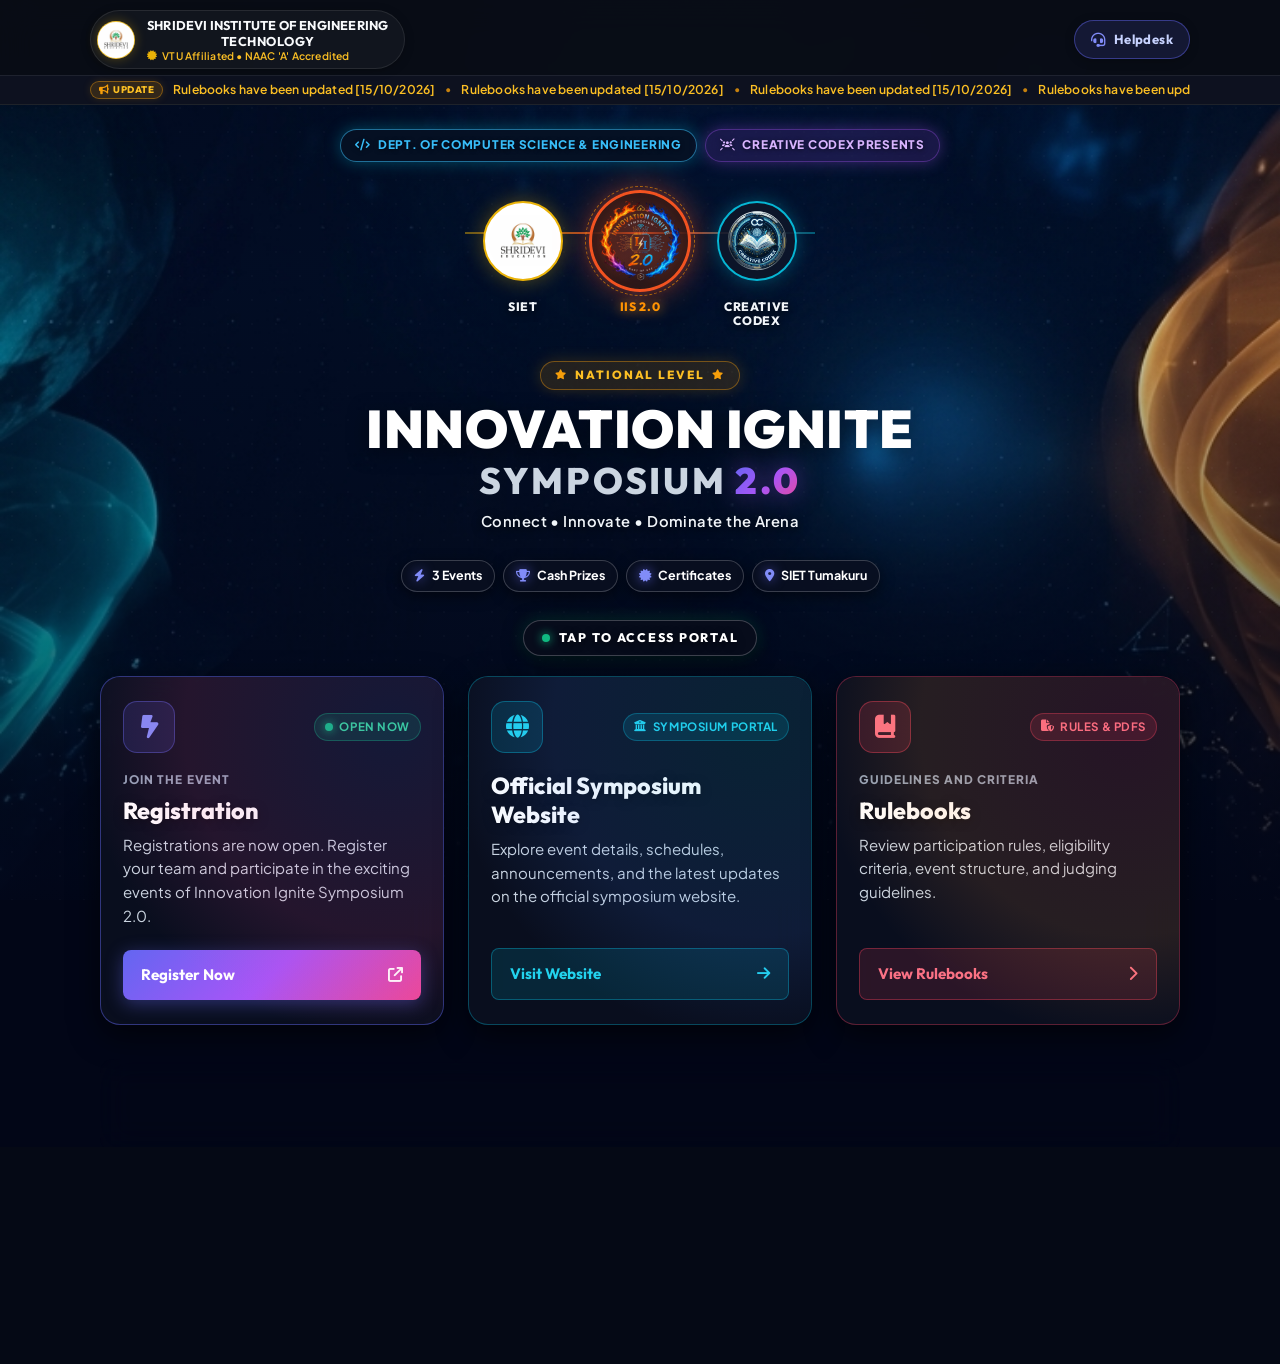
<file: index.html>
<!DOCTYPE html>
<html lang="en" data-theme="dark">

<head>
  <meta charset="UTF-8">
  <meta name="viewport" content="width=device-width, initial-scale=1.0, viewport-fit=cover">
  <title>Innovation Ignite Symposium 2.0 | Creative Codex | SIET</title>
  <meta name="description"
    content="Official mobile portal for Innovation Ignite Symposium 2.0 organized by Creative Codex, Department of Computer Science & Engineering, Shridevi Institute of Engineering and Technology.">

  <!-- Google Fonts: Plus Jakarta Sans & Outfit -->
  <link rel="preconnect" href="https://fonts.googleapis.com">
  <link rel="preconnect" href="https://fonts.gstatic.com" crossorigin>
  <link
    href="https://fonts.googleapis.com/css2?family=Outfit:wght@400;500;600;700;800;900&family=Plus+Jakarta+Sans:wght@300;400;500;600;700;800&display=swap"
    rel="stylesheet">

  <!-- Font Awesome Icons -->
  <link rel="stylesheet" href="https://cdnjs.cloudflare.com/ajax/libs/font-awesome/6.5.1/css/all.min.css">

  <!-- Stylesheet -->
  <link rel="stylesheet" href="styles.css">
</head>

<body>
  <!-- Fixed Background Canvas (Jitter-Free, Never zooms on scroll) -->
  <div class="fixed-bg-canvas" aria-hidden="true"></div>
  <div class="noise-overlay"></div>

  <!-- Top Glassmorphism Navigation Bar -->
  <header class="site-header">
    <div class="container header-container">
      <a href="https://www.shrideviengineering.org" target="_blank" rel="noopener noreferrer"
        class="header-college-pill" title="Visit Shridevi Official Website">
        <div class="header-logo-wrap">
          <img src="assets/SIETLOGO2.jpeg" alt="SIET College Logo" class="header-mini-logo">
        </div>
        <div class="header-college-text">
          <span class="header-college-name">
            <span class="name-part-1">SHRIDEVI INSTITUTE OF ENGINEERING</span>
            <span class="name-part-2">TECHNOLOGY</span>
          </span>
          <span class="header-college-sub"><i class="fa-solid fa-certificate"></i> VTU Affiliated • NAAC 'A'
            Accredited</span>
        </div>
      </a>

      <div class="header-actions">
        <a href="#contactModal" id="btnHelpTrigger" class="header-help-btn" title="Helpdesk &amp; Venue"
          aria-label="Help &amp; Contact">
          <i class="fa-solid fa-headset"></i>
          <span class="header-btn-text">Helpdesk</span>
        </a>
      </div>
    </div>

    <!-- ================================================================= -->
    <!-- RUNNING HEADER TICKER (Under College Name)                        -->
    <!-- Continuous Marquee: Edit your announcement text in the span below -->
    <!-- ================================================================= -->
    <div class="running-header-strip" role="region" aria-label="Announcements">
      <div class="container running-header-container">
        <!-- Small Update Indicator Logo/Badge -->
        <div class="running-update-badge" aria-hidden="true">
          <i class="fa-solid fa-bullhorn"></i>
          <span>UPDATE</span>
        </div>

        <div class="running-ticker-viewport">
          <div class="running-ticker-track" id="runningTickerTrack">
            <div class="running-ticker-group">
            <span class="running-ticker-item">
              <span class="running-ticker-text">Rulebooks have been updated [15/10/2026]</span>
              <span class="running-ticker-sep" aria-hidden="true">•</span>
            </span>
            <span class="running-ticker-item">
              <span class="running-ticker-text">Rulebooks have been updated [15/10/2026]</span>
              <span class="running-ticker-sep" aria-hidden="true">•</span>
            </span>
            <span class="running-ticker-item">
              <span class="running-ticker-text">Rulebooks have been updated [15/10/2026]</span>
              <span class="running-ticker-sep" aria-hidden="true">•</span>
            </span>
            <span class="running-ticker-item">
              <span class="running-ticker-text">Rulebooks have been updated [15/10/2026]</span>
              <span class="running-ticker-sep" aria-hidden="true">•</span>
            </span>
            <span class="running-ticker-item">
              <span class="running-ticker-text">Rulebooks have been updated [15/10/2026]</span>
              <span class="running-ticker-sep" aria-hidden="true">•</span>
            </span>
          </div>
          <div class="running-ticker-group" aria-hidden="true">
            <span class="running-ticker-item">
              <span class="running-ticker-text">Rulebooks have been updated [15/10/2026]</span>
              <span class="running-ticker-sep" aria-hidden="true">•</span>
            </span>
            <span class="running-ticker-item">
              <span class="running-ticker-text">Rulebooks have been updated [15/10/2026]</span>
              <span class="running-ticker-sep" aria-hidden="true">•</span>
            </span>
            <span class="running-ticker-item">
              <span class="running-ticker-text">Rulebooks have been updated [15/10/2026]</span>
              <span class="running-ticker-sep" aria-hidden="true">•</span>
            </span>
            <span class="running-ticker-item">
              <span class="running-ticker-text">Rulebooks have been updated [15/10/2026]</span>
              <span class="running-ticker-sep" aria-hidden="true">•</span>
            </span>
            <span class="running-ticker-item">
              <span class="running-ticker-text">Rulebooks have been updated [15/10/2026]</span>
              <span class="running-ticker-sep" aria-hidden="true">•</span>
            </span>
          </div>
        </div>
      </div>
    </div>
  </div>
</header>

  <!-- Main Mobile-First Portal Container -->
  <main class="portal-main">
    <div class="container portal-container">

      <!-- Unified Brand Hero Section -->
      <section class="portal-hero">

        <!-- Department & Club Header Tag -->
        <div class="hero-meta-badges">
          <span class="meta-badge dept-badge">
            <i class="fa-solid fa-code"></i> Dept. of Computer Science &amp; Engineering
          </span>
          <span class="meta-badge club-badge">
            <i class="fa-solid fa-users-rays"></i> Creative Codex Presents
          </span>
        </div>

        <!-- Trio Emblem Brand Cluster -->
        <div class="emblem-showcase-cluster" aria-label="Institutions and Event Logos">
          <div class="connector-track" aria-hidden="true"></div>

          <!-- College Logo -->
          <a href="https://www.shrideviengineering.org" target="_blank" rel="noopener noreferrer"
            class="emblem-card emblem-college" title="Shridevi Institute of Engineering & Technology">
            <div class="emblem-frame">
              <img src="assets/SIETLOGO2.jpeg" alt="SIET Logo" class="emblem-img">
            </div>
            <span class="emblem-caption">SIET</span>
          </a>

          <!-- Innovation Ignite 2.0 (Center / Star Emblem) -->
          <div class="emblem-card emblem-symposium" title="Innovation Ignite Symposium 2.0">
            <div class="emblem-frame emblem-frame-sympo">
              <div class="emblem-pulse-ring"></div>
              <img src="assets/no bg sympo2.0.png" alt="Innovation Ignite 2.0 Logo" class="emblem-img emblem-img-sympo"
                id="symposiumLogoImg" onerror="this.onerror=null; this.src='assets/symposium-logo.svg';">
            </div>
            <span class="emblem-caption caption-highlight">IIS 2.0</span>
          </div>

          <!-- Creative Codex Club Logo -->
          <div class="emblem-card emblem-club" title="Creative Codex Student Club">
            <div class="emblem-frame">
              <img src="assets/cclogo1.png" alt="Creative Codex Club Logo" class="emblem-img" id="clubLogoImg"
                onerror="this.onerror=null; this.src='assets/club-logo.svg';">
            </div>
            <span class="emblem-caption">
              <span class="caption-line">Creative</span>
              <span class="caption-line">Codex</span>
            </span>
          </div>
        </div>

        <!-- Typography Branding -->
        <div class="hero-headings">
          <!-- Small National Level Badge Upside the Title -->
          <div class="hero-national-wrapper">
            <span class="hero-national-badge">
              <i class="fa-solid fa-star"></i> National Level <i class="fa-solid fa-star"></i>
            </span>
          </div>

          <h1 class="portal-title">
            <span class="title-primary">INNOVATION IGNITE</span>
            <span class="title-secondary">SYMPOSIUM <span class="title-version-gradient">2.0</span></span>
          </h1>

          <p class="portal-tagline">Connect • Innovate • Dominate the Arena</p>
        </div>

        <!-- Quick Event Perks / Highlight Badges -->
        <div class="perks-badge-row">
          <span class="perk-chip"><i class="fa-solid fa-bolt"></i> 3 Events</span>
          <span class="perk-chip"><i class="fa-solid fa-trophy"></i> Cash Prizes</span>
          <span class="perk-chip"><i class="fa-solid fa-certificate"></i> Certificates</span>
          <span class="perk-chip"><i class="fa-solid fa-location-dot"></i> SIET Tumakuru</span>
        </div>

      </section>

      <!-- The 3 Core Action Cards (QR Scan Destination) -->
      <section class="action-portal-section" aria-label="Portal Navigation Actions">

        <div class="action-section-heading">
          <span class="pulse-dot"></span>
          <span class="heading-label">TAP TO ACCESS PORTAL</span>
        </div>

        <!-- 3 Aligned Interactive Touch Cards -->
        <div class="action-grid" id="mainActions">

          <!-- CARD 1: REGISTRATION (Featured / High Energy) -->
          <div class="action-card card-register" id="cardRegister">
            <div class="card-glow-bg"></div>

            <div class="card-top-row">
              <div class="card-icon-wrap">
                <i class="fa-solid fa-bolt-lightning"></i>
              </div>
              <span class="card-status-pill pill-live">
                <span class="pulse-dot"></span>
                <span>Open Now</span>
              </span>
            </div>

            <div class="card-body">
              <span class="card-category-tag">Join the event</span>
              <h2 class="card-title">Registration</h2>
              <p class="card-info">
                Registrations are now open. Register your team and participate in the exciting events of Innovation
                Ignite Symposium 2.0.
              </p>
            </div>

            <a href="https://docs.google.com/forms/d/e/1FAIpQLScywBtw87SLEK_igqkywJy4C783aIDstKYHS7lFoAeRsr3yKQ/viewform?usp=sharing&ouid=100506032560551306654"
              target="_blank" rel="noopener noreferrer" class="card-action-bar" id="btnRegistration"
              aria-label="Register Now for Innovation Ignite Events">
              <span class="card-action-label">Register Now</span>
              <span class="card-action-arrow">
                <i class="fa-solid fa-arrow-up-right-from-square"></i>
              </span>
            </a>
          </div>

          <!-- CARD 2: OFFICIAL WEBSITE -->
          <div class="action-card card-website">
            <div class="card-glow-bg"></div>

            <div class="card-top-row">
              <div class="card-icon-wrap">
                <i class="fa-solid fa-globe"></i>
              </div>
              <span class="card-status-pill pill-cyan">
                <i class="fa-solid fa-building-columns"></i>
                <span>Symposium Portal</span>
              </span>
            </div>

            <div class="card-body">
              <h2 class="card-title">Official Symposium Website</h2>
              <p class="card-info">
                Explore event details, schedules, announcements, and the latest updates on the official symposium
                website.
              </p>
            </div>

            <a href="https://symposium-2-0.vercel.app/" target="_blank" rel="noopener noreferrer"
              class="card-action-bar" id="btnOfficialWebsite" aria-label="Visit Official Symposium Website">
              <span class="card-action-label">Visit Website</span>
              <span class="card-action-arrow">
                <i class="fa-solid fa-arrow-right"></i>
              </span>
            </a>
          </div>

          <!-- CARD 3: RULEBOOKS & GUIDELINES -->
          <div class="action-card card-rulebook">
            <div class="card-glow-bg"></div>

            <div class="card-top-row">
              <div class="card-icon-wrap">
                <i class="fa-solid fa-book-bookmark"></i>
              </div>
              <span class="card-status-pill pill-accent">
                <i class="fa-solid fa-file-shield"></i>
                <span>Rules &amp; PDFs</span>
              </span>
            </div>

            <div class="card-body">
              <span class="card-category-tag">Guidelines and Criteria</span>
              <h2 class="card-title">Rulebooks</h2>
              <p class="card-info">
                Review participation rules, eligibility criteria, event structure, and judging guidelines.
              </p>
            </div>

            <a href="https://drive.google.com/drive/folders/1IhlroqQuEFDHupZoUBy7tYSgsulhM7-o" class="card-action-bar"
              id="btnRulebooks" aria-label="Browse Official Event Rulebooks and PDFs">
              <span class="card-action-label">View Rulebooks</span>
              <span class="card-action-arrow">
                <i class="fa-solid fa-chevron-right"></i>
              </span>
            </a>
          </div>

        </div>

      </section>

      <!-- Quick Assistance / Help Desk Banner -->
      <section class="help-card-banner">
        <div class="help-banner-content">
          <div class="help-icon-wrap">
            <i class="fa-solid fa-circle-question"></i>
          </div>
          <div class="help-text">
            <h3 class="help-title">Need Help with Registration or Rules?</h3>
            <p class="help-desc">Our student coordinators &amp; faculty convenors are available to assist you.</p>
          </div>
        </div>
        <a href="#contactModal" id="btnHelpModal" class="btn btn-help-outline">
          <i class="fa-solid fa-phone"></i>
          <span>Helpdesk &amp; Contacts</span>
        </a>
      </section>

    </div>
  </main>

  <!-- Footer -->
  <footer class="site-footer">
    <div class="container footer-container">
      <div class="footer-left">
        <div class="footer-logo">
          <div class="footer-title-wrap">
            <span class="footer-symposium-title gradient-text">Innovation Ignite Symposium 2.0</span>
          </div>
          <div class="footer-club-wrap">
            <span class="footer-club-name">Creative Codex • Dept. of CSE, SIET</span>
          </div>
        </div>
        <p class="footer-copy">
          • Shridevi Institute of Engineering &amp; Technology, Tumakuru - 572106.
        </p>
      </div>
      <div class="footer-right">
        <div class="footer-links">
          <a href="https://www.shrideviengineering.org" target="_blank" rel="noopener">Campus Portal</a>
        </div>
      </div>
    </div>
  </footer>

  <!-- Help & Contact Modal -->
  <div class="modal" id="contactModal" aria-hidden="true">
    <div class="modal-backdrop"></div>
    <div class="modal-content">
      <div class="modal-header">
        <div class="modal-title-wrap">
          <i class="fa-solid fa-headset modal-header-icon"></i>
          <h3 class="modal-title">Innovation Ignite Symposium 2.0 Helpdesk</h3>
        </div>
        <button class="modal-close" id="closeContactModal" aria-label="Close modal">&times;</button>
      </div>
      <div class="modal-body">
        <p class="modal-desc">Have questions regarding team registrations, event guidelines, or reaching campus? Contact
          our coordinators:</p>
        <div class="contact-card">
          <!-- Interactive Contact Tab (Replaces Student Club) -->
          <div class="contact-tab-card" id="contactTabCard">
            <button type="button" class="contact-row contact-tab-trigger" id="contactTabBtn" aria-expanded="false"
              aria-controls="contactDirectoryPanel">
              <div class="contact-row-icon contact-icon-phone"><i class="fa-solid fa-address-book"></i></div>
              <div class="contact-tab-title-wrap">
                <div class="contact-title-line">
                  <strong>Contact:</strong>
                  <span class="contact-pill-tag"><i class="fa-solid fa-chevron-down arrow-icon"></i> Tap to View</span>
                </div>
                <span class="contact-tab-sub">Event leads, member names &amp; phone numbers</span>
              </div>
            </button>

            <!-- Structured Event Coordinators Directory -->
            <div class="contact-directory-panel" id="contactDirectoryPanel" style="display: none;">

              <!-- 1. General -->
              <div class="coord-category-group">
                <div class="coord-category-header">
                  <span class="coord-cat-badge badge-general"><i class="fa-solid fa-users"></i> General</span>
                </div>
                <div class="coord-members-list">
                  <div class="coord-member-row">
                    <span class="coord-name">Abbu Bhakar siddik</span>
                    <a href="tel:7022615928" class="coord-phone-btn" title="Call Abbu Bhakar siddik">
                      <i class="fa-solid fa-phone"></i> 7022615928
                    </a>
                  </div>
                  <div class="coord-member-row">
                    <span class="coord-name">Yashwanth Patil</span>
                    <a href="tel:8317345830" class="coord-phone-btn" title="Call Yashwanth Patil">
                      <i class="fa-solid fa-phone"></i> 8317345830
                    </a>
                  </div>
                  <div class="coord-member-row">
                    <span class="coord-name">Nayan kumar</span>
                    <a href="tel:6360860374" class="coord-phone-btn" title="Call Nayan kumar">
                      <i class="fa-solid fa-phone"></i> 6360860374
                    </a>
                  </div>
                </div>
              </div>

              <!-- 2. Code storm (Mini hackathon) -->
              <div class="coord-category-group">
                <div class="coord-category-header">
                  <span class="coord-cat-badge badge-coding"><i class="fa-solid fa-laptop-code"></i> Code storm (Mini
                    hackathon)</span>
                </div>
                <div class="coord-members-list">
                  <div class="coord-member-row">
                    <span class="coord-name">Abbu Bhakar siddik</span>
                    <a href="tel:7022615928" class="coord-phone-btn" title="Call Abbu Bhakar siddik">
                      <i class="fa-solid fa-phone"></i> 7022615928
                    </a>
                  </div>
                  <div class="coord-member-row">
                    <span class="coord-name">Lakshmikanth D H</span>
                    <a href="tel:9480625245" class="coord-phone-btn" title="Call Lakshmikanth D H">
                      <i class="fa-solid fa-phone"></i> 9480625245
                    </a>
                  </div>
                  <div class="coord-member-row">
                    <span class="coord-name">Karthik B kenchi</span>
                    <a href="tel:8310013001" class="coord-phone-btn" title="Call Karthik B kenchi">
                      <i class="fa-solid fa-phone"></i> 8310013001
                    </a>
                  </div>
                </div>
              </div>

              <!-- 3. Agentic Arena (Agentic AI) -->
              <div class="coord-category-group">
                <div class="coord-category-header">
                  <span class="coord-cat-badge badge-ai"><i class="fa-solid fa-brain"></i> Agentic Arena (Agentic
                    AI)</span>
                </div>
                <div class="coord-members-list">
                  <div class="coord-member-row">
                    <span class="coord-name">Nayan Kumar</span>
                    <a href="tel:6360860374" class="coord-phone-btn" title="Call Nayan Kumar">
                      <i class="fa-solid fa-phone"></i> 6360860374
                    </a>
                  </div>
                  <div class="coord-member-row">
                    <span class="coord-name">Sharath</span>
                    <a href="tel:6363065683" class="coord-phone-btn" title="Call Sharath">
                      <i class="fa-solid fa-phone"></i> 6363065683
                    </a>
                  </div>
                </div>
              </div>

              <!-- 4. InnovateX (Model presentation) -->
              <div class="coord-category-group">
                <div class="coord-category-header">
                  <span class="coord-cat-badge badge-presentation"><i class="fa-solid fa-lightbulb"></i> InnovateX
                    (Model presentation)</span>
                </div>
                <div class="coord-members-list">
                  <div class="coord-member-row">
                    <span class="coord-name">Gnanesh G</span>
                    <a href="tel:7676285059" class="coord-phone-btn" title="Call Gnanesh G">
                      <i class="fa-solid fa-phone"></i> 7676285059
                    </a>
                  </div>
                </div>
              </div>

              <!-- 5. Registration -->
              <div class="coord-category-group">
                <div class="coord-category-header">
                  <span class="coord-cat-badge badge-reg"><i class="fa-solid fa-id-card"></i> Registration</span>
                </div>
                <div class="coord-members-list">
                  <div class="coord-member-row">
                    <span class="coord-name">Yashwanth Patil</span>
                    <a href="tel:8317345830" class="coord-phone-btn" title="Call Yashwanth Patil">
                      <i class="fa-solid fa-phone"></i> 8317345830
                    </a>
                  </div>
                </div>
              </div>

            </div>
          </div>
          <div class="contact-row">
            <div class="contact-row-icon"><i class="fa-solid fa-envelope"></i></div>
            <div>
              <strong>Official Website:</strong> <a href="https://www.shrideviengineering.org" target="_blank"
                rel="noopener"
                style="color: var(--accent-primary); text-decoration: underline;">www.shrideviengineering.org</a>
            </div>
          </div>
          <div class="contact-row">
            <div class="contact-row-icon"><i class="fa-solid fa-location-dot"></i></div>
            <div>
              <strong>Venue:</strong> Shridevi Institute of Engineering and Technology, Sira Road,
              Tumakuru - 572 106
            </div>
          </div>
          <div class="contact-row">
            <div class="contact-row-icon"><i class="fa-solid fa-clock"></i></div>
            <div>
              <strong>Symposium Timings:</strong> 9:00 AM – 5:00 PM
            </div>
          </div>
        </div>
        <div class="modal-actions-wrap" style="margin-top: 20px;">
          <a href="https://docs.google.com/forms/d/e/1FAIpQLScywBtw87SLEK_igqkywJy4C783aIDstKYHS7lFoAeRsr3yKQ/viewform?usp=sharing&ouid=100506032560551306654"
            target="_blank" rel="noopener noreferrer" id="btnModalRegistration" class="btn btn-primary"
            style="width: 100%;" aria-label="Register Now for Innovation Ignite Events">
            <i class="fa-solid fa-bolt"></i> Register Now
          </a>
        </div>
      </div>
    </div>
  </div>

  <!-- Floating Toast Notification for Portal Alerts -->
  <div id="registrationToast" class="portal-toast" role="status" aria-live="polite">
    <span class="portal-toast-icon"><i class="fa-solid fa-circle-check"></i></span>
    <span class="portal-toast-msg">Registration is now open!</span>
  </div>

  <!-- Scripts -->
  <script src="script.js"></script>
</body>

</html>
</file>
<file: styles.css>
/* ===================================================================
   INNOVATION IGNITE 2.0 - Mobile-First High-Performance Design System
   Modern QR Landing Portal | SIET â€¢ Creative Codex
   =================================================================== */

:root {
  /* Color Palette - Dark Theme Default */
  --bg-primary: #0a0d14;
  --bg-secondary: #0f1422;
  --bg-card: rgba(18, 24, 38, 0.78);
  --bg-card-hover: rgba(26, 35, 56, 0.92);
  --bg-glass: rgba(255, 255, 255, 0.05);

  --border-subtle: rgba(255, 255, 255, 0.09);
  --border-hover: rgba(255, 255, 255, 0.22);
  --border-focus: rgba(99, 102, 241, 0.65);

  --text-primary: #f8fafc;
  --text-secondary: #94a3b8;
  --text-muted: #64748b;

  /* Brand Accents & Gradients */
  --accent-primary: #6366f1;
  /* Indigo */
  --accent-secondary: #a855f7;
  /* Purple */
  --accent-tertiary: #ec4899;
  /* Pink */
  --accent-cyan: #06b6d4;
  /* Cyan */
  --accent-emerald: #10b981;
  /* Emerald */
  --accent-amber: #f59e0b;
  /* Amber */
  --accent-fire: #ff5722;
  /* Fiery Orange */

  --gradient-brand: linear-gradient(135deg, #6366f1 0%, #a855f7 50%, #ec4899 100%);
  --gradient-cyan: linear-gradient(135deg, #06b6d4 0%, #3b82f6 100%);
  --gradient-coral: linear-gradient(135deg, #f43f5e 0%, #fb923c 100%);
  --gradient-sympo: linear-gradient(135deg, #ff5722 0%, #ff9800 50%, #00bcd4 100%);

  /* Shadows & Neon Halos */
  --shadow-sm: 0 2px 8px rgba(0, 0, 0, 0.25);
  --shadow-md: 0 10px 25px -4px rgba(0, 0, 0, 0.45);
  --shadow-lg: 0 20px 45px -8px rgba(0, 0, 0, 0.6);
  --shadow-glow-primary: 0 0 32px -4px rgba(99, 102, 241, 0.45);
  --shadow-glow-cyan: 0 0 32px -4px rgba(6, 182, 212, 0.4);
  --shadow-glow-coral: 0 0 32px -4px rgba(244, 63, 94, 0.4);

  /* Typography */
  --font-heading: 'Outfit', -apple-system, BlinkMacSystemFont, sans-serif;
  --font-body: 'Plus Jakarta Sans', -apple-system, BlinkMacSystemFont, sans-serif;

  /* Transitions */
  --transition-fast: 0.16s cubic-bezier(0.16, 1, 0.3, 1);
  --transition-smooth: 0.28s cubic-bezier(0.16, 1, 0.3, 1);
  --transition-bounce: 0.4s cubic-bezier(0.34, 1.56, 0.64, 1);

  /* Radius */
  --radius-sm: 8px;
  --radius-md: 14px;
  --radius-lg: 20px;
  --radius-full: 9999px;
}

/* Light Theme Variables */
[data-theme="light"] {
  --bg-primary: #f8fafc;
  --bg-secondary: #edf2f7;
  --bg-card: rgba(255, 255, 255, 0.9);
  --bg-card-hover: rgba(255, 255, 255, 0.98);
  --bg-glass: rgba(0, 0, 0, 0.04);

  --border-subtle: rgba(0, 0, 0, 0.08);
  --border-hover: rgba(0, 0, 0, 0.18);
  --border-focus: rgba(99, 102, 241, 0.8);

  --text-primary: #0f172a;
  --text-secondary: #475569;
  --text-muted: #94a3b8;

  --shadow-sm: 0 2px 8px rgba(0, 0, 0, 0.05);
  --shadow-md: 0 10px 25px -4px rgba(99, 102, 241, 0.12);
  --shadow-lg: 0 20px 45px -8px rgba(99, 102, 241, 0.18);
  --shadow-glow-primary: 0 0 28px -4px rgba(99, 102, 241, 0.25);
  --shadow-glow-cyan: 0 0 28px -4px rgba(6, 182, 212, 0.25);
  --shadow-glow-coral: 0 0 28px -4px rgba(244, 63, 94, 0.25);
}

/* Reset & Basics */
*,
*::before,
*::after {
  box-sizing: border-box;
  margin: 0;
  padding: 0;
}

html {
  scroll-behavior: smooth;
  -webkit-text-size-adjust: 100%;
}

body {
  font-family: var(--font-body);
  background-color: #020617;
  color: var(--text-primary);
  line-height: 1.6;
  min-height: 100vh;
  position: relative;
  overflow-x: hidden;
  transition: background-color var(--transition-smooth), color var(--transition-smooth);
  -webkit-font-smoothing: antialiased;
  -moz-osx-font-smoothing: grayscale;
}

[data-theme="light"] body {
  background-color: #f1f5f9;
}

/* ===================================================================
   STABLE JITTER-FREE FIXED BACKGROUND CANVAS
   Eliminates mobile address bar hide/show scroll zoom jump
   =================================================================== */
.fixed-bg-canvas {
  position: fixed;
  top: 0;
  left: 0;
  width: 100vw;
  height: 100lvh;
  height: var(--app-height, 100vh);
  min-height: 100%;
  z-index: 0;
  pointer-events: none;
  background-color: #020617;
  background-image:
    linear-gradient(to bottom, rgba(2, 6, 23, 0.42) 0%, rgba(2, 6, 23, 0.15) 30%, rgba(2, 6, 23, 0.58) 75%, rgba(2, 6, 23, 0.95) 100%),
    url('assets/symposium-bg.jpg');
  background-repeat: no-repeat;
  background-position: center top;
  background-size: cover;
  -webkit-transform: translate3d(0, 0, 0);
  transform: translate3d(0, 0, 0);
  -webkit-backface-visibility: hidden;
  backface-visibility: hidden;
  will-change: transform;
}

body::before {
  display: none !important;
}

.noise-overlay {
  position: fixed;
  inset: 0;
  background-image: radial-gradient(rgba(255, 255, 255, 0.025) 1px, transparent 0);
  background-size: 24px 24px;
  pointer-events: none;
  z-index: 1;
}

/* Layout Container */
.container {
  max-width: 1140px;
  margin: 0 auto;
  padding: 0 20px;
  position: relative;
  z-index: 2;
}

/* ===================================================================
   TOP STICKY GLASS HEADER (INSTITUTION & CONTROLS)
   Properly Aligned, Balanced Flexbox, Responsive Pill Layout
   =================================================================== */

.site-header {
  position: sticky;
  top: 0;
  z-index: 100;
  background: rgba(10, 13, 20, 0.88);
  backdrop-filter: blur(16px);
  -webkit-backdrop-filter: blur(16px);
  border-bottom: 1px solid var(--border-subtle);
  padding: 10px 0 0 0;
  transition: background-color var(--transition-fast), border-color var(--transition-fast);
}

/* ===================================================================
   RUNNING HEADER ANNOUNCEMENT TICKER (UNDER COLLEGE NAME)
   Continuous, seamless marquee with compact spacing and no popups
   =================================================================== */

.running-header-strip {
  width: 100%;
  margin-top: 6px;
  background: rgba(15, 20, 34, 0.78);
  border-top: 1px solid rgba(255, 255, 255, 0.07);
  padding: 4px 0;
  position: relative;
  overflow: hidden;
  user-select: none;
  pointer-events: none;
}

[data-theme="light"] .running-header-strip {
  background: rgba(241, 245, 249, 0.85);
  border-top-color: rgba(0, 0, 0, 0.06);
}

.running-header-container {
  display: flex;
  align-items: center;
  gap: 10px;
  width: 100%;
}

.running-update-badge {
  display: inline-flex;
  align-items: center;
  gap: 4.5px;
  padding: 2px 7.5px;
  border-radius: var(--radius-full);
  background: rgba(245, 158, 11, 0.16);
  border: 1px solid rgba(245, 158, 11, 0.42);
  color: #fbbf24;
  font-family: var(--font-heading);
  font-size: 0.60rem;
  font-weight: 800;
  letter-spacing: 0.05em;
  text-transform: uppercase;
  flex-shrink: 0;
  line-height: 1.2;
  box-shadow: 0 0 8px rgba(245, 158, 11, 0.15);
}

.running-update-badge i {
  font-size: 0.62rem;
  color: #f59e0b;
}

[data-theme="light"] .running-update-badge {
  background: rgba(245, 158, 11, 0.14);
  border-color: rgba(217, 119, 6, 0.5);
  color: #b45309;
}

.running-ticker-viewport {
  width: 100%;
  overflow: hidden;
  position: relative;
  display: flex;
  align-items: center;
}

.running-ticker-track {
  display: flex;
  align-items: center;
  width: max-content;
  will-change: transform;
  animation: marqueeContinuous 20s linear infinite;
}

.running-ticker-group {
  display: flex;
  align-items: center;
  flex-shrink: 0;
}

.running-ticker-item {
  display: inline-flex;
  align-items: center;
  font-family: var(--font-body);
  font-size: 0.76rem;
  font-weight: 600;
  color: #fbbf24;
  letter-spacing: 0.015em;
  white-space: nowrap;
}

[data-theme="light"] .running-ticker-item {
  color: #b45309;
}

.running-ticker-text {
  white-space: nowrap;
}

.running-ticker-sep {
  margin: 0 10px;
  color: #f59e0b;
  font-size: 0.65rem;
  opacity: 0.8;
  display: inline-block;
}

@keyframes marqueeContinuous {
  0% {
    transform: translate3d(0, 0, 0);
  }
  100% {
    transform: translate3d(-50%, 0, 0);
  }
}

.header-container {
  display: flex;
  align-items: center;
  justify-content: space-between;
  gap: 16px;
  width: 100%;
}

.header-college-pill {
  display: inline-flex;
  align-items: center;
  gap: 12px;
  text-decoration: none;
  color: inherit;
  background: rgba(255, 255, 255, 0.04);
  padding: 6px 16px 6px 6px;
  border-radius: var(--radius-full);
  border: 1px solid var(--border-subtle);
  transition: all var(--transition-fast);
  flex: 0 1 auto;
  max-width: fit-content;
  box-shadow: 0 2px 10px rgba(0, 0, 0, 0.25);
}

.header-college-pill:hover {
  background: rgba(255, 255, 255, 0.08);
  border-color: rgba(234, 179, 8, 0.45);
  transform: translateY(-1px);
  box-shadow: 0 4px 16px rgba(0, 0, 0, 0.35);
}

.header-logo-wrap {
  width: 38px;
  height: 38px;
  min-width: 38px;
  border-radius: 50%;
  overflow: hidden;
  background: #ffffff;
  display: flex;
  align-items: center;
  justify-content: center;
  border: 1.5px solid rgba(234, 179, 8, 0.8);
  box-shadow: 0 0 12px rgba(234, 179, 8, 0.3);
  flex-shrink: 0;
}

.header-mini-logo {
  width: 100%;
  height: 100%;
  object-fit: contain;
}

.header-college-text {
  display: flex;
  flex-direction: column;
  justify-content: center;
  min-width: 0;
  text-align: left;
}

.header-college-name {
  font-family: var(--font-heading);
  font-size: 0.8rem;
  font-weight: 700;
  line-height: 1.25;
  letter-spacing: 0.015em;
  color: var(--text-primary);
  display: flex;
  flex-direction: column;
}

.name-part-1 {
  display: block;
  white-space: nowrap;
}

.name-part-2 {
  display: block;
  text-align: center;
  width: 100%;
  white-space: nowrap;
  letter-spacing: 0.04em;
}

.header-college-sub {
  font-size: 0.65rem;
  color: #fbbf24;
  white-space: nowrap;
  line-height: 1.2;
  font-weight: 600;
  margin-top: 1px;
  letter-spacing: 0.02em;
  overflow: hidden;
  text-overflow: ellipsis;
  display: inline-flex;
  align-items: center;
  gap: 5px;
}

.header-college-sub i {
  font-size: 0.62rem;
  color: #eab308;
}

.header-actions {
  display: flex;
  align-items: center;
  gap: 10px;
  flex-shrink: 0;
}

.header-help-btn {
  display: inline-flex;
  align-items: center;
  gap: 8px;
  padding: 8px 16px;
  border-radius: var(--radius-full);
  background: rgba(99, 102, 241, 0.14);
  border: 1px solid rgba(99, 102, 241, 0.45);
  color: #c7d2fe;
  font-family: var(--font-heading);
  font-size: 0.82rem;
  font-weight: 700;
  letter-spacing: 0.03em;
  text-decoration: none;
  cursor: pointer;
  transition: all var(--transition-fast);
  box-shadow: 0 2px 10px rgba(0, 0, 0, 0.25);
  white-space: nowrap;
}

.header-help-btn i {
  font-size: 0.9rem;
  color: #818cf8;
}

.header-help-btn:hover {
  background: rgba(99, 102, 241, 0.26);
  border-color: rgba(99, 102, 241, 0.75);
  color: #ffffff;
  box-shadow: 0 0 20px rgba(99, 102, 241, 0.45);
  transform: translateY(-1px);
}

.header-help-btn:active {
  transform: translateY(0);
}

.header-back-btn {
  display: inline-flex;
  align-items: center;
  gap: 8px;
  padding: 8px 16px;
  border-radius: var(--radius-full);
  background: rgba(255, 255, 255, 0.05);
  border: 1px solid var(--border-subtle);
  color: var(--text-primary);
  font-family: var(--font-heading);
  font-size: 0.82rem;
  font-weight: 700;
  letter-spacing: 0.03em;
  text-decoration: none;
  cursor: pointer;
  transition: all var(--transition-fast);
  white-space: nowrap;
  flex-shrink: 0;
}

.header-back-btn i {
  font-size: 0.85rem;
  transition: transform var(--transition-fast);
}

.header-back-btn:hover {
  background: rgba(255, 255, 255, 0.1);
  border-color: var(--border-hover);
  color: #ffffff;
  transform: translateY(-1px);
}

.header-back-btn:hover i {
  transform: translateX(-2px);
}

.header-icon-btn {
  width: 38px;
  height: 38px;
  border-radius: 50%;
  background: var(--bg-glass);
  border: 1px solid var(--border-subtle);
  color: var(--text-primary);
  display: flex;
  align-items: center;
  justify-content: center;
  font-size: 0.95rem;
  cursor: pointer;
  text-decoration: none;
  transition: all var(--transition-fast);
}

.header-icon-btn:hover {
  background: rgba(255, 255, 255, 0.12);
  border-color: var(--accent-primary);
  color: var(--accent-primary);
  transform: scale(1.08);
}

.header-icon-btn:active {
  transform: scale(0.95);
}

/* ===================================================================
   PORTAL MAIN & HERO BRANDING (MOBILE FIRST)
   =================================================================== */

.portal-main {
  position: relative;
  z-index: 2;
  padding: 24px 0 60px;
}

.portal-container {
  display: flex;
  flex-direction: column;
  align-items: center;
}

.portal-hero {
  text-align: center;
  display: flex;
  flex-direction: column;
  align-items: center;
  width: 100%;
  margin-bottom: 28px;
}

/* Department & Club Meta Badges */
.hero-meta-badges {
  display: flex;
  align-items: center;
  justify-content: center;
  gap: 8px;
  flex-wrap: wrap;
  margin-bottom: 20px;
}

.meta-badge {
  display: inline-flex;
  align-items: center;
  gap: 7px;
  font-size: 0.74rem;
  font-weight: 800;
  text-transform: uppercase;
  letter-spacing: 0.06em;
  padding: 6px 14px;
  border-radius: var(--radius-full);
  backdrop-filter: blur(14px);
  -webkit-backdrop-filter: blur(14px);
  box-shadow: 0 4px 15px rgba(0, 0, 0, 0.4);
}

.dept-badge {
  background: rgba(6, 18, 36, 0.88);
  color: #38bdf8;
  border: 1px solid rgba(56, 189, 248, 0.55);
  box-shadow: 0 0 16px rgba(6, 182, 212, 0.35);
  text-shadow: 0 1px 4px rgba(0, 0, 0, 0.6);
}

[data-theme="light"] .dept-badge {
  color: #0284c7;
  background: rgba(255, 255, 255, 0.96);
  border: 1.5px solid rgba(2, 132, 199, 0.35);
  box-shadow: 0 4px 14px rgba(2, 132, 199, 0.12);
  text-shadow: none;
}

.club-badge {
  background: rgba(22, 12, 38, 0.88);
  color: #d8b4fe;
  border: 1px solid rgba(192, 132, 252, 0.55);
  box-shadow: 0 0 16px rgba(168, 85, 247, 0.35);
  text-shadow: 0 1px 4px rgba(0, 0, 0, 0.6);
}

[data-theme="light"] .club-badge {
  color: #7e22ce;
  background: rgba(255, 255, 255, 0.96);
  border: 1.5px solid rgba(126, 34, 206, 0.35);
  box-shadow: 0 4px 14px rgba(126, 34, 206, 0.12);
  text-shadow: none;
}

/* Trio Emblem Showcase Cluster */
.emblem-showcase-cluster {
  --emblem-center-size: 102px;
  --emblem-side-size: 80px;
  position: relative;
  display: flex;
  align-items: flex-start;
  justify-content: center;
  gap: 26px;
  margin-bottom: 24px;
  padding: 8px 12px;
  width: 100%;
  max-width: 460px;
}

.connector-track {
  position: absolute;
  top: calc(var(--emblem-center-size) / 2);
  left: 12%;
  right: 12%;
  height: 2px;
  background: linear-gradient(90deg, rgba(234, 179, 8, 0.45), rgba(255, 87, 34, 0.8), rgba(6, 182, 212, 0.45));
  z-index: 1;
  pointer-events: none;
  transform: translateY(-50%);
}

.emblem-card {
  display: flex;
  flex-direction: column;
  align-items: center;
  justify-content: flex-start;
  text-decoration: none;
  color: inherit;
  position: relative;
  z-index: 2;
  transition: transform var(--transition-bounce);
  -webkit-tap-highlight-color: transparent;
  flex: 0 1 auto;
}

.emblem-card:hover {
  transform: translateY(-4px);
}

.emblem-frame {
  width: var(--emblem-side-size);
  height: var(--emblem-side-size);
  margin-top: calc((var(--emblem-center-size) - var(--emblem-side-size)) / 2);
  margin-bottom: calc((var(--emblem-center-size) - var(--emblem-side-size)) / 2);
  border-radius: 50%;
  display: flex;
  align-items: center;
  justify-content: center;
  padding: 4px;
  background: rgba(15, 23, 42, 0.85);
  box-shadow: var(--shadow-md);
  position: relative;
  transition: all var(--transition-fast);
  flex-shrink: 0;
}

[data-theme="light"] .emblem-frame {
  background: #ffffff;
}

.emblem-img {
  width: 100%;
  height: 100%;
  object-fit: contain;
  border-radius: 50%;
}

/* College Emblem */
.emblem-college .emblem-frame {
  border: 2.5px solid #eab308;
  background: #ffffff;
  box-shadow: 0 0 20px rgba(234, 179, 8, 0.35);
}

/* Symposium Emblem (Center, Elevated) */
.emblem-symposium .emblem-frame-sympo {
  width: var(--emblem-center-size);
  height: var(--emblem-center-size);
  margin-top: 0;
  margin-bottom: 0;
  border: 3px solid rgba(255, 87, 34, 0.95);
  background: radial-gradient(circle, rgba(255, 87, 34, 0.25) 0%, rgba(10, 13, 20, 0.92) 70%);
  box-shadow: 0 0 32px rgba(255, 87, 34, 0.55), inset 0 0 16px rgba(255, 87, 34, 0.25);
  flex-shrink: 0;
}

.emblem-img-sympo {
  object-fit: contain;
  filter: drop-shadow(0 0 10px rgba(255, 87, 34, 0.7));
}

.emblem-pulse-ring {
  position: absolute;
  inset: -7px;
  border-radius: 50%;
  border: 1.5px dashed rgba(255, 152, 0, 0.6);
  animation: rotateRing 14s linear infinite;
  pointer-events: none;
}

@keyframes rotateRing {
  from {
    transform: rotate(0deg);
  }

  to {
    transform: rotate(360deg);
  }
}

/* Club Emblem */
.emblem-club .emblem-frame {
  border: 2.5px solid #06b6d4;
  box-shadow: 0 0 18px rgba(6, 182, 212, 0.35);
}

.emblem-caption {
  font-family: var(--font-heading);
  font-size: 0.76rem;
  font-weight: 800;
  letter-spacing: 0.05em;
  text-transform: uppercase;
  color: #f1f5f9;
  text-shadow: 0 2px 8px rgba(0, 0, 0, 0.9);
  text-align: center;
  line-height: 1.2;
  margin-top: 8px;
}

[data-theme="light"] .emblem-caption {
  color: #0f172a;
  text-shadow: none;
}

.caption-line {
  display: block;
  white-space: nowrap;
}

.caption-highlight {
  color: #ff9800;
  text-shadow: 0 0 12px rgba(255, 152, 0, 0.85);
}

[data-theme="light"] .caption-highlight {
  color: #ea580c;
  text-shadow: none;
}

/* Headings */
.hero-headings {
  margin-bottom: 18px;
  display: flex;
  flex-direction: column;
  align-items: center;
}

/* Small National Level Badge upside of title */
.hero-national-wrapper {
  margin-bottom: 10px;
  display: flex;
  justify-content: center;
}

.hero-national-badge {
  display: inline-flex;
  align-items: center;
  gap: 7px;
  font-family: var(--font-heading);
  font-size: 0.74rem;
  font-weight: 800;
  letter-spacing: 0.16em;
  text-transform: uppercase;
  padding: 4px 14px;
  border-radius: var(--radius-full);
  background: rgba(245, 158, 11, 0.14);
  color: #fbbf24;
  border: 1px solid rgba(245, 158, 11, 0.4);
  box-shadow: 0 0 16px rgba(245, 158, 11, 0.2);
  transition: all var(--transition-fast);
}

.hero-national-badge i {
  font-size: 0.62rem;
  color: #f59e0b;
}

[data-theme="light"] .hero-national-badge {
  background: #fef3c7;
  color: #92400e;
  border-color: rgba(217, 119, 6, 0.35);
  box-shadow: 0 2px 10px rgba(217, 119, 6, 0.12);
}

[data-theme="light"] .hero-national-badge i {
  color: #d97706;
}

.portal-title {
  font-family: var(--font-heading);
  display: flex;
  flex-direction: column;
  align-items: center;
  gap: 2px;
  margin-bottom: 8px;
  text-align: center;
}

.title-primary {
  font-size: clamp(1.85rem, 6.2vw, 3.3rem);
  font-weight: 900;
  letter-spacing: 0.01em;
  line-height: 1.1;
  color: #ffffff;
  text-transform: uppercase;
  text-shadow: 0 4px 20px rgba(0, 0, 0, 0.5);
}

[data-theme="light"] .title-primary {
  color: #0f172a;
  text-shadow: 0 2px 12px rgba(15, 23, 42, 0.06);
}

.title-secondary {
  font-size: clamp(1.35rem, 4.4vw, 2.3rem);
  font-weight: 800;
  letter-spacing: 0.08em;
  line-height: 1.15;
  color: #cbd5e1;
  text-transform: uppercase;
  display: inline-flex;
  align-items: center;
  gap: 8px;
}

[data-theme="light"] .title-secondary {
  color: #334155;
}

.title-version-gradient {
  background: var(--gradient-brand);
  -webkit-background-clip: text;
  -webkit-text-fill-color: transparent;
  font-weight: 900;
  filter: drop-shadow(0 0 12px rgba(168, 85, 247, 0.5));
}

.gradient-text {
  background: var(--gradient-brand);
  -webkit-background-clip: text;
  -webkit-text-fill-color: transparent;
}

.portal-tagline {
  font-size: 0.92rem;
  color: #f1f5f9;
  font-weight: 600;
  letter-spacing: 0.03em;
  text-shadow: 0 2px 10px rgba(0, 0, 0, 0.85);
}

[data-theme="light"] .portal-tagline {
  color: #475569;
  text-shadow: none;
}

/* Quick Perks Chips */
.perks-badge-row {
  display: flex;
  align-items: center;
  justify-content: center;
  gap: 8px;
  flex-wrap: wrap;
  margin-top: 8px;
}

.perk-chip {
  display: inline-flex;
  align-items: center;
  gap: 7px;
  background: rgba(10, 16, 32, 0.85);
  backdrop-filter: blur(12px);
  -webkit-backdrop-filter: blur(12px);
  border: 1px solid rgba(255, 255, 255, 0.2);
  font-size: 0.78rem;
  font-weight: 700;
  padding: 5px 12px;
  border-radius: var(--radius-full);
  color: #ffffff;
  box-shadow: 0 4px 14px rgba(0, 0, 0, 0.5);
}

[data-theme="light"] .perk-chip {
  background: #ffffff;
  border: 1px solid rgba(0, 0, 0, 0.1);
  color: #1e293b;
  box-shadow: 0 4px 12px rgba(0, 0, 0, 0.05);
}

.perk-chip i {
  color: #818cf8;
  filter: drop-shadow(0 0 6px rgba(99, 102, 241, 0.7));
}

[data-theme="light"] .perk-chip i {
  color: #4f46e5;
  filter: none;
}

/* ===================================================================
   THE 3 CORE ACTION CARDS (USER'S EXPLICIT REQUIREMENT)
   Properly Aligned, Mobile-Friendly, High-Affordance Touch Cards
   =================================================================== */

.action-portal-section {
  width: 100%;
  max-width: 1080px;
  margin-bottom: 34px;
  display: flex;
  flex-direction: column;
  align-items: center;
}

.action-section-heading {
  display: inline-flex;
  align-items: center;
  justify-content: center;
  gap: 9px;
  margin: 0 auto 20px;
  background: rgba(8, 14, 28, 0.92);
  backdrop-filter: blur(16px);
  -webkit-backdrop-filter: blur(16px);
  padding: 7px 18px;
  border-radius: var(--radius-full);
  border: 1px solid rgba(255, 255, 255, 0.22);
  box-shadow: 0 4px 20px rgba(0, 0, 0, 0.65), 0 0 16px rgba(16, 185, 129, 0.25);
}

[data-theme="light"] .action-section-heading {
  background: #ffffff;
  border: 1px solid rgba(0, 0, 0, 0.1);
  box-shadow: 0 4px 18px rgba(0, 0, 0, 0.06), 0 0 12px rgba(16, 185, 129, 0.15);
}

.heading-label {
  font-family: var(--font-heading);
  font-size: 0.78rem;
  font-weight: 800;
  text-transform: uppercase;
  letter-spacing: 0.14em;
  color: #ffffff;
  text-shadow: 0 2px 8px rgba(0, 0, 0, 0.8);
}

[data-theme="light"] .heading-label {
  color: #0f172a;
  text-shadow: none;
}

.pulse-dot {
  width: 8px;
  height: 8px;
  border-radius: 50%;
  background-color: var(--accent-emerald);
  box-shadow: 0 0 10px var(--accent-emerald);
  animation: pulseAnimation 2s infinite ease-in-out;
}

@keyframes pulseAnimation {
  0% {
    transform: scale(0.95);
    box-shadow: 0 0 0 0 rgba(16, 185, 129, 0.7);
  }

  70% {
    transform: scale(1.15);
    box-shadow: 0 0 0 8px rgba(16, 185, 129, 0);
  }

  100% {
    transform: scale(0.95);
    box-shadow: 0 0 0 0 rgba(16, 185, 129, 0);
  }
}

/* Action Grid: Desktop 3 columns, Mobile 1 column with exact alignment */
.action-grid {
  display: grid;
  grid-template-columns: repeat(3, 1fr);
  gap: 24px;
  width: 100%;
}

/* Individual Action Touch Card */
.action-card {
  position: relative;
  display: flex;
  flex-direction: column;
  background: rgba(10, 16, 32, 0.9);
  backdrop-filter: blur(18px);
  -webkit-backdrop-filter: blur(18px);
  border: 1.5px solid rgba(255, 255, 255, 0.14);
  border-radius: var(--radius-lg);
  padding: 24px 22px;
  text-decoration: none;
  color: inherit;
  overflow: hidden;
  transition: transform var(--transition-smooth), box-shadow var(--transition-smooth), border-color var(--transition-smooth);
  -webkit-tap-highlight-color: transparent;
  cursor: pointer;
  box-shadow: 0 10px 30px rgba(0, 0, 0, 0.6);
}

[data-theme="light"] .action-card {
  background: #ffffff;
  border: 1.5px solid rgba(0, 0, 0, 0.08);
  box-shadow: 0 10px 25px rgba(15, 23, 42, 0.06);
}

.action-card:hover {
  border-color: var(--border-hover);
}

[data-theme="light"] .action-card:hover {
  box-shadow: 0 16px 36px rgba(15, 23, 42, 0.1);
}

.card-glow-bg {
  position: absolute;
  inset: 0;
  opacity: 0.12;
  pointer-events: none;
  transition: opacity var(--transition-smooth);
  border-radius: inherit;
}

.action-card:hover .card-glow-bg {
  opacity: 0.22;
}

/* CARD 1: REGISTRATION (Featured / High Voltage) */
.card-register {
  border-color: rgba(99, 102, 241, 0.45);
}

[data-theme="light"] .card-register {
  border-color: rgba(99, 102, 241, 0.35);
}

.card-register .card-glow-bg {
  background: radial-gradient(circle at 85% 15%, #6366f1 0%, #ec4899 50%, transparent 75%);
}

.card-register:hover {
  border-color: rgba(99, 102, 241, 0.85);
  box-shadow: var(--shadow-glow-primary), var(--shadow-lg);
}

[data-theme="light"] .card-register:hover {
  border-color: rgba(99, 102, 241, 0.7);
  box-shadow: 0 16px 36px rgba(99, 102, 241, 0.14);
}

.card-register .card-icon-wrap {
  background: rgba(99, 102, 241, 0.16);
  color: #818cf8;
  border: 1px solid rgba(99, 102, 241, 0.4);
}

[data-theme="light"] .card-register .card-icon-wrap {
  background: #f5f3ff;
  color: #6366f1;
  border-color: rgba(99, 102, 241, 0.25);
}

.card-register .card-action-bar {
  background: var(--gradient-brand);
  color: #ffffff;
  box-shadow: 0 4px 18px rgba(99, 102, 241, 0.4);
}

.card-register:hover .card-action-bar,
.card-register .card-action-bar:hover {
  box-shadow: 0 6px 24px rgba(99, 102, 241, 0.65);
  filter: brightness(1.08);
}

.card-register .card-action-bar:active {
  box-shadow: 0 2px 10px rgba(99, 102, 241, 0.4);
  filter: brightness(0.95);
}

/* CARD 2: OFFICIAL WEBSITE */
.card-website {
  border-color: rgba(6, 182, 212, 0.35);
}

[data-theme="light"] .card-website {
  border-color: rgba(6, 182, 212, 0.35);
}

.card-website .card-glow-bg {
  background: radial-gradient(circle at 85% 15%, #06b6d4 0%, #3b82f6 50%, transparent 75%);
}

.card-website:hover {
  border-color: rgba(6, 182, 212, 0.8);
  box-shadow: var(--shadow-glow-cyan), var(--shadow-lg);
}

[data-theme="light"] .card-website:hover {
  border-color: rgba(6, 182, 212, 0.7);
  box-shadow: 0 16px 36px rgba(6, 182, 212, 0.14);
}

.card-website .card-icon-wrap {
  background: rgba(6, 182, 212, 0.16);
  color: #22d3ee;
  border: 1px solid rgba(6, 182, 212, 0.4);
}

[data-theme="light"] .card-website .card-icon-wrap {
  background: #ecfeff;
  color: #0891b2;
  border-color: rgba(6, 182, 212, 0.25);
}

.card-website .card-action-bar {
  background: rgba(6, 182, 212, 0.14);
  color: #22d3ee;
  border: 1px solid rgba(6, 182, 212, 0.38);
}

[data-theme="light"] .card-website .card-action-bar {
  color: #0284c7;
  background: rgba(6, 182, 212, 0.12);
}

.card-website:hover .card-action-bar,
.card-website .card-action-bar:hover {
  background: rgba(6, 182, 212, 0.24);
  border-color: rgba(6, 182, 212, 0.7);
  box-shadow: 0 4px 16px rgba(6, 182, 212, 0.25);
}

.card-website .card-action-bar:active {
  background: rgba(6, 182, 212, 0.32);
}

/* CARD 3: RULEBOOKS */
.card-rulebook {
  border-color: rgba(244, 63, 94, 0.35);
}

[data-theme="light"] .card-rulebook {
  border-color: rgba(244, 63, 94, 0.35);
}

.card-rulebook .card-glow-bg {
  background: radial-gradient(circle at 85% 15%, #f43f5e 0%, #fb923c 50%, transparent 75%);
}

.card-rulebook:hover {
  border-color: rgba(244, 63, 94, 0.8);
  box-shadow: var(--shadow-glow-coral), var(--shadow-lg);
}

[data-theme="light"] .card-rulebook:hover {
  border-color: rgba(244, 63, 94, 0.7);
  box-shadow: 0 16px 36px rgba(244, 63, 94, 0.14);
}

.card-rulebook .card-icon-wrap {
  background: rgba(244, 63, 94, 0.16);
  color: #fb7185;
  border: 1px solid rgba(244, 63, 94, 0.4);
}

[data-theme="light"] .card-rulebook .card-icon-wrap {
  background: #fff1f2;
  color: #e11d48;
  border-color: rgba(244, 63, 94, 0.25);
}

.card-rulebook .card-action-bar {
  background: rgba(244, 63, 94, 0.14);
  color: #fb7185;
  border: 1px solid rgba(244, 63, 94, 0.38);
}

[data-theme="light"] .card-rulebook .card-action-bar {
  color: #e11d48;
  background: rgba(244, 63, 94, 0.12);
}

.card-rulebook:hover .card-action-bar,
.card-rulebook .card-action-bar:hover {
  background: rgba(244, 63, 94, 0.24);
  border-color: rgba(244, 63, 94, 0.7);
  box-shadow: 0 4px 16px rgba(244, 63, 94, 0.25);
}

.card-rulebook .card-action-bar:active {
  background: rgba(244, 63, 94, 0.32);
}

/* Card Internal Layout & Alignment */
.card-top-row {
  display: flex;
  align-items: center;
  justify-content: space-between;
  gap: 12px;
  margin-bottom: 18px;
}

.card-icon-wrap {
  width: 52px;
  height: 52px;
  border-radius: var(--radius-md);
  display: flex;
  align-items: center;
  justify-content: center;
  font-size: 1.45rem;
  transition: transform var(--transition-bounce);
}

.action-card:hover .card-icon-wrap {
  transform: scale(1.1) rotate(-4deg);
}

.card-status-pill {
  display: inline-flex;
  align-items: center;
  gap: 6px;
  font-size: 0.72rem;
  font-weight: 700;
  text-transform: uppercase;
  letter-spacing: 0.05em;
  padding: 4px 10px;
  border-radius: var(--radius-full);
}

.pill-live {
  background: rgba(16, 185, 129, 0.15);
  color: #34d399;
  border: 1px solid rgba(16, 185, 129, 0.35);
}

[data-theme="light"] .pill-live {
  background: rgba(16, 185, 129, 0.12);
  color: #047857;
  border: 1px solid rgba(16, 185, 129, 0.3);
}

.pill-upcoming {
  background: rgba(245, 158, 11, 0.15);
  color: #fbbf24;
  border: 1px solid rgba(245, 158, 11, 0.35);
}

[data-theme="light"] .pill-upcoming {
  background: rgba(245, 158, 11, 0.12);
  color: #b45309;
  border: 1px solid rgba(245, 158, 11, 0.3);
}

.pill-upcoming .pulse-dot {
  background-color: var(--accent-amber);
  box-shadow: 0 0 10px var(--accent-amber);
  animation: pulseAmber 2s infinite ease-in-out;
}

@keyframes pulseAmber {
  0% {
    transform: scale(0.95);
    box-shadow: 0 0 0 0 rgba(245, 158, 11, 0.7);
  }

  70% {
    transform: scale(1);
    box-shadow: 0 0 0 6px rgba(245, 158, 11, 0);
  }

  100% {
    transform: scale(0.95);
    box-shadow: 0 0 0 0 rgba(245, 158, 11, 0);
  }
}

.pill-cyan {
  background: rgba(6, 182, 212, 0.15);
  color: #22d3ee;
  border: 1px solid rgba(6, 182, 212, 0.35);
}

[data-theme="light"] .pill-cyan {
  background: rgba(6, 182, 212, 0.12);
  color: #0284c7;
  border: 1px solid rgba(6, 182, 212, 0.3);
}

.pill-accent {
  background: rgba(244, 63, 94, 0.15);
  color: #fb7185;
  border: 1px solid rgba(244, 63, 94, 0.35);
}

[data-theme="light"] .pill-accent {
  background: rgba(244, 63, 94, 0.12);
  color: #e11d48;
  border: 1px solid rgba(244, 63, 94, 0.3);
}

.card-body {
  display: flex;
  flex-direction: column;
  flex-grow: 1;
  margin-bottom: 22px;
}

.card-category-tag {
  font-size: 0.74rem;
  text-transform: uppercase;
  letter-spacing: 0.09em;
  font-weight: 800;
  color: #94a3b8;
  margin-bottom: 6px;
  display: block;
}

[data-theme="light"] .card-category-tag {
  color: #64748b;
}

.card-title {
  font-family: var(--font-heading);
  font-size: 1.45rem;
  font-weight: 800;
  margin-bottom: 8px;
  color: #ffffff;
  line-height: 1.25;
  text-shadow: 0 2px 10px rgba(0, 0, 0, 0.5);
}

[data-theme="light"] .card-title {
  color: #0f172a;
  text-shadow: none;
}

.card-info {
  font-size: 0.94rem;
  color: #cbd5e1;
  line-height: 1.58;
}

[data-theme="light"] .card-info {
  color: #475569;
}

/* Card Action Bar at Bottom (Clickable Link Button) */
.card-action-bar {
  margin-top: auto;
  display: flex;
  align-items: center;
  justify-content: space-between;
  padding: 13px 18px;
  border-radius: var(--radius-sm);
  font-family: var(--font-heading);
  font-weight: 700;
  font-size: 0.95rem;
  text-decoration: none;
  cursor: pointer;
  user-select: none;
  -webkit-tap-highlight-color: transparent;
  transition: transform var(--transition-fast), box-shadow var(--transition-fast), background var(--transition-fast), border-color var(--transition-fast), filter var(--transition-fast);
}

.card-action-bar:hover {
  transform: translateY(-2px);
}

.card-action-bar:active {
  transform: scale(0.97);
}

.card-action-bar:focus-visible {
  outline: 2px solid var(--accent-primary);
  outline-offset: 3px;
}

.card-action-arrow {
  display: flex;
  align-items: center;
  justify-content: center;
  transition: transform var(--transition-fast);
}

.card-action-bar:hover .card-action-arrow {
  transform: translateX(4px);
}

/* ===================================================================
   HELP & ASSISTANCE BANNER
   =================================================================== */

.help-card-banner {
  width: 100%;
  max-width: 1080px;
  background: rgba(10, 16, 32, 0.92);
  border: 1px solid rgba(255, 255, 255, 0.18);
  border-radius: var(--radius-md);
  padding: 20px 24px;
  display: flex;
  align-items: center;
  justify-content: space-between;
  gap: 18px;
  box-shadow: 0 10px 30px rgba(0, 0, 0, 0.6);
  backdrop-filter: blur(16px);
  -webkit-backdrop-filter: blur(16px);
}

[data-theme="light"] .help-card-banner {
  background: #ffffff;
  border: 1px solid rgba(0, 0, 0, 0.08);
  box-shadow: 0 10px 25px rgba(15, 23, 42, 0.06);
}

.help-banner-content {
  display: flex;
  align-items: center;
  gap: 16px;
}

.help-icon-wrap {
  width: 46px;
  height: 46px;
  border-radius: 50%;
  background: rgba(99, 102, 241, 0.18);
  color: #818cf8;
  border: 1px solid rgba(99, 102, 241, 0.4);
  display: flex;
  align-items: center;
  justify-content: center;
  font-size: 1.3rem;
  flex-shrink: 0;
  box-shadow: 0 0 14px rgba(99, 102, 241, 0.3);
}

[data-theme="light"] .help-icon-wrap {
  background: #eef2ff;
  color: #4f46e5;
  border-color: rgba(99, 102, 241, 0.25);
  box-shadow: 0 0 12px rgba(99, 102, 241, 0.12);
}

.help-title {
  font-family: var(--font-heading);
  font-size: 1.08rem;
  font-weight: 800;
  color: #ffffff;
  margin-bottom: 3px;
  text-shadow: 0 2px 8px rgba(0, 0, 0, 0.5);
}

[data-theme="light"] .help-title {
  color: #0f172a;
  text-shadow: none;
}

.help-desc {
  font-size: 0.88rem;
  color: #cbd5e1;
  line-height: 1.45;
}

[data-theme="light"] .help-desc {
  color: #475569;
}

.btn-help-outline {
  display: inline-flex;
  align-items: center;
  gap: 8px;
  background: rgba(255, 255, 255, 0.1);
  border: 1px solid rgba(255, 255, 255, 0.22);
  color: #ffffff;
  padding: 11px 20px;
  border-radius: var(--radius-sm);
  font-family: var(--font-heading);
  font-size: 0.9rem;
  font-weight: 700;
  text-decoration: none;
  white-space: nowrap;
  transition: all var(--transition-fast);
  cursor: pointer;
  box-shadow: 0 4px 12px rgba(0, 0, 0, 0.3);
}

[data-theme="light"] .btn-help-outline {
  background: #f8fafc;
  border: 1px solid rgba(0, 0, 0, 0.12);
  color: #0f172a;
  box-shadow: 0 2px 8px rgba(0, 0, 0, 0.04);
}

.btn-help-outline:hover {
  border-color: var(--accent-primary);
  color: #ffffff;
  background: rgba(99, 102, 241, 0.25);
  transform: translateY(-2px);
  box-shadow: 0 6px 20px rgba(99, 102, 241, 0.4);
}

[data-theme="light"] .btn-help-outline:hover {
  background: #4f46e5;
  border-color: #4f46e5;
  color: #ffffff;
  box-shadow: 0 4px 14px rgba(79, 70, 229, 0.3);
}

/* ===================================================================
   FOOTER
   =================================================================== */

.site-footer {
  border-top: 1px solid rgba(255, 255, 255, 0.16);
  padding: 38px 0 32px;
  background: rgba(6, 10, 22, 0.94);
  backdrop-filter: blur(20px);
  -webkit-backdrop-filter: blur(20px);
  position: relative;
  z-index: 2;
  box-shadow: 0 -12px 35px rgba(0, 0, 0, 0.7);
}

[data-theme="light"] .site-footer {
  background: #ffffff;
  border-top: 1px solid rgba(0, 0, 0, 0.08);
  box-shadow: 0 -8px 25px rgba(0, 0, 0, 0.03);
}

.footer-container {
  display: flex;
  align-items: center;
  justify-content: space-between;
  gap: 20px;
}

.footer-left {
  display: flex;
  flex-direction: column;
  gap: 6px;
}

.footer-logo {
  display: flex;
  flex-direction: column;
  gap: 3px;
  color: #ffffff;
}

[data-theme="light"] .footer-logo {
  color: #0f172a;
}

.footer-symposium-title {
  font-family: var(--font-heading);
  font-size: 1.15rem;
  font-weight: 800;
  letter-spacing: 0.02em;
  display: inline-block;
  line-height: 1.25;
}

.footer-club-name {
  font-size: 0.95rem;
  font-weight: 700;
  color: #f1f5f9;
  letter-spacing: 0.01em;
}

[data-theme="light"] .footer-club-name {
  color: #1e293b;
}

.footer-copy {
  font-size: 0.86rem;
  color: #cbd5e1;
  line-height: 1.5;
}

[data-theme="light"] .footer-copy {
  color: #475569;
}

.footer-right {
  display: flex;
  align-items: center;
}

.footer-links {
  display: flex;
  align-items: center;
  gap: 14px;
}

.footer-links a,
.footer-links .modal-link-trigger {
  color: #f1f5f9;
  background: rgba(255, 255, 255, 0.08);
  padding: 7px 16px;
  border-radius: var(--radius-full);
  border: 1px solid rgba(255, 255, 255, 0.16);
  text-decoration: none;
  font-size: 0.85rem;
  font-weight: 600;
  transition: all var(--transition-fast);
  cursor: pointer;
}

[data-theme="light"] .footer-links a,
[data-theme="light"] .footer-links .modal-link-trigger {
  color: #0f172a;
  background: #f1f5f9;
  border: 1px solid rgba(0, 0, 0, 0.1);
  box-shadow: 0 2px 6px rgba(0, 0, 0, 0.03);
}

.footer-links a:hover,
.footer-links .modal-link-trigger:hover {
  background: rgba(99, 102, 241, 0.3);
  border-color: var(--accent-primary);
  color: #ffffff;
  transform: translateY(-2px);
  box-shadow: 0 4px 14px rgba(99, 102, 241, 0.35);
}

[data-theme="light"] .footer-links a:hover,
[data-theme="light"] .footer-links .modal-link-trigger:hover {
  background: #4f46e5;
  border-color: #4f46e5;
  color: #ffffff;
  box-shadow: 0 4px 14px rgba(79, 70, 229, 0.25);
}

/* ===================================================================
   MODAL COMPONENT
   =================================================================== */

.modal {
  position: fixed;
  inset: 0;
  z-index: 1000;
  display: flex;
  align-items: center;
  justify-content: center;
  padding: 20px;
  opacity: 0;
  pointer-events: none;
  transition: opacity 0.25s ease;
}

.modal.active,
.modal:target {
  opacity: 1;
  pointer-events: auto;
}

.modal-backdrop {
  position: absolute;
  inset: 0;
  background: rgba(0, 0, 0, 0.72);
  backdrop-filter: blur(8px);
  -webkit-backdrop-filter: blur(8px);
}

.modal-content {
  position: relative;
  z-index: 10;
  background: var(--bg-card);
  border: 1px solid var(--border-subtle);
  border-radius: var(--radius-lg);
  padding: 28px 24px;
  width: 100%;
  max-width: 520px;
  box-shadow: var(--shadow-lg);
  backdrop-filter: blur(20px);
  -webkit-backdrop-filter: blur(20px);
  transform: translateY(20px) scale(0.96);
  transition: transform 0.25s cubic-bezier(0.16, 1, 0.3, 1);
}

[data-theme="light"] .modal-content {
  background: #ffffff;
  border-color: rgba(0, 0, 0, 0.08);
  box-shadow: 0 25px 50px -12px rgba(0, 0, 0, 0.15);
}

.modal.active .modal-content,
.modal:target .modal-content {
  transform: translateY(0) scale(1);
}

.modal-header {
  display: flex;
  align-items: center;
  justify-content: space-between;
  margin-bottom: 16px;
  padding-bottom: 12px;
  border-bottom: 1px solid var(--border-subtle);
}

.modal-title-wrap {
  display: flex;
  align-items: center;
  gap: 10px;
}

.modal-header-icon {
  color: var(--accent-primary);
  font-size: 1.25rem;
}

.modal-title {
  font-family: var(--font-heading);
  font-size: 1.25rem;
  font-weight: 700;
}

[data-theme="light"] .modal-title {
  color: #0f172a;
}

.modal-close {
  background: none;
  border: none;
  font-size: 1.6rem;
  color: var(--text-muted);
  cursor: pointer;
  line-height: 1;
  transition: color var(--transition-fast);
}

.modal-close:hover {
  color: var(--text-primary);
}

[data-theme="light"] .modal-close {
  color: #64748b;
}

[data-theme="light"] .modal-close:hover {
  color: #0f172a;
}

.modal-desc {
  font-size: 0.9rem;
  color: var(--text-secondary);
  margin-bottom: 18px;
}

[data-theme="light"] .modal-desc {
  color: #475569;
}

.contact-card {
  display: flex;
  flex-direction: column;
  gap: 12px;
}

.contact-row {
  display: flex;
  align-items: flex-start;
  gap: 14px;
  background: var(--bg-glass);
  border: 1px solid var(--border-subtle);
  padding: 12px 14px;
  border-radius: var(--radius-sm);
  font-size: 0.88rem;
  color: var(--text-secondary);
}

[data-theme="light"] .contact-row {
  background: #f8fafc;
  border-color: rgba(0, 0, 0, 0.08);
  color: #475569;
}

.contact-row strong {
  color: var(--text-primary);
}

[data-theme="light"] .contact-row strong {
  color: #0f172a;
}

.contact-row-icon {
  width: 28px;
  height: 28px;
  border-radius: 50%;
  background: rgba(99, 102, 241, 0.12);
  color: var(--accent-primary);
  display: flex;
  align-items: center;
  justify-content: center;
  font-size: 0.85rem;
  flex-shrink: 0;
  margin-top: 2px;
}

/* Interactive Contact Tab & Coordinator Directory Accordion */
.contact-tab-card {
  display: flex;
  flex-direction: column;
  width: 100%;
}

.contact-tab-trigger {
  width: 100%;
  text-align: left;
  cursor: pointer;
  border: 1.5px solid rgba(99, 102, 241, 0.4);
  background: rgba(99, 102, 241, 0.08);
  font-family: inherit;
  transition: all var(--transition-fast);
}

.contact-tab-trigger:hover {
  background: rgba(99, 102, 241, 0.14);
  border-color: var(--accent-primary);
  transform: translateY(-1px);
}

.contact-tab-trigger.active {
  border-bottom-left-radius: 0;
  border-bottom-right-radius: 0;
  border-color: var(--accent-primary);
  background: rgba(99, 102, 241, 0.16);
}

.contact-icon-phone {
  background: rgba(99, 102, 241, 0.22);
  color: #818cf8;
}

.contact-tab-title-wrap {
  display: flex;
  flex-direction: column;
  gap: 2px;
  flex: 1;
}

.contact-title-line {
  display: flex;
  align-items: center;
  gap: 8px;
  flex-wrap: wrap;
}

.contact-pill-tag {
  display: inline-flex;
  align-items: center;
  gap: 5px;
  font-size: 0.68rem;
  font-weight: 800;
  text-transform: uppercase;
  letter-spacing: 0.05em;
  padding: 2px 8px;
  border-radius: var(--radius-full);
  background: var(--gradient-brand);
  color: #ffffff;
  box-shadow: 0 2px 8px rgba(99, 102, 241, 0.35);
}

.contact-pill-tag .arrow-icon {
  font-size: 0.65rem;
  transition: transform 0.25s ease;
}

.contact-tab-trigger.active .arrow-icon {
  transform: rotate(180deg);
}

.contact-tab-sub {
  font-size: 0.76rem;
  color: var(--text-muted);
}

/* Contact Directory Dropdown Panel */
.contact-directory-panel {
  display: flex;
  flex-direction: column;
  gap: 10px;
  background: rgba(8, 12, 22, 0.96);
  border: 1.5px solid var(--accent-primary);
  border-top: none;
  border-bottom-left-radius: var(--radius-sm);
  border-bottom-right-radius: var(--radius-sm);
  padding: 14px;
  max-height: 52vh;
  overflow-y: auto;
  overscroll-behavior: contain;
  scrollbar-width: thin;
  scrollbar-color: rgba(99, 102, 241, 0.5) transparent;
  box-shadow: 0 12px 30px rgba(0, 0, 0, 0.5);
  animation: directorySlideDown 0.22s ease-out forwards;
}

.contact-directory-panel::-webkit-scrollbar {
  width: 5px;
}

.contact-directory-panel::-webkit-scrollbar-track {
  background: transparent;
}

.contact-directory-panel::-webkit-scrollbar-thumb {
  background: rgba(99, 102, 241, 0.45);
  border-radius: 9999px;
}

@keyframes directorySlideDown {
  from {
    opacity: 0;
    transform: translateY(-8px);
  }

  to {
    opacity: 1;
    transform: translateY(0);
  }
}

.coord-category-group {
  background: rgba(255, 255, 255, 0.03);
  border: 1px solid rgba(255, 255, 255, 0.08);
  border-radius: 8px;
  padding: 10px 12px;
  display: flex;
  flex-direction: column;
  gap: 8px;
}

.coord-category-header {
  display: flex;
  align-items: center;
}

.coord-cat-badge {
  display: inline-flex;
  align-items: center;
  gap: 6px;
  font-size: 0.72rem;
  font-weight: 800;
  text-transform: uppercase;
  letter-spacing: 0.05em;
  padding: 3px 10px;
  border-radius: var(--radius-full);
}

.badge-general {
  background: rgba(99, 102, 241, 0.18);
  color: #a5b4fc;
  border: 1px solid rgba(99, 102, 241, 0.4);
}

.badge-coding {
  background: rgba(168, 85, 247, 0.18);
  color: #d8b4fe;
  border: 1px solid rgba(168, 85, 247, 0.4);
}

.badge-ai {
  background: rgba(6, 182, 212, 0.18);
  color: #67e8f9;
  border: 1px solid rgba(6, 182, 212, 0.4);
}

.badge-presentation {
  background: rgba(236, 72, 153, 0.18);
  color: #f472b6;
  border: 1px solid rgba(236, 72, 153, 0.4);
}

.badge-reg {
  background: rgba(245, 158, 11, 0.18);
  color: #fcd34d;
  border: 1px solid rgba(245, 158, 11, 0.4);
}

.coord-members-list {
  display: flex;
  flex-direction: column;
  gap: 7px;
}

.coord-member-row {
  display: flex;
  align-items: center;
  justify-content: space-between;
  gap: 10px;
  padding: 4px 0;
  border-bottom: 1px dashed rgba(255, 255, 255, 0.08);
}

.coord-member-row:last-child {
  border-bottom: none;
}

.coord-name {
  font-size: 0.85rem;
  font-weight: 700;
  color: #f8fafc;
}

.coord-phone-btn {
  display: inline-flex;
  align-items: center;
  gap: 5px;
  font-size: 0.78rem;
  font-weight: 700;
  padding: 4px 10px;
  border-radius: var(--radius-full);
  background: rgba(99, 102, 241, 0.18);
  color: #a5b4fc;
  border: 1px solid rgba(99, 102, 241, 0.4);
  text-decoration: none;
  white-space: nowrap;
  transition: all var(--transition-fast);
}

.coord-phone-btn:hover {
  background: var(--accent-primary);
  color: #ffffff;
  transform: scale(1.04);
  box-shadow: 0 2px 8px rgba(99, 102, 241, 0.4);
}

/* Light Mode Overrides for Contact Tab & Directory */
[data-theme="light"] .contact-tab-trigger {
  background: #eef2ff;
  border-color: rgba(99, 102, 241, 0.35);
}

[data-theme="light"] .contact-tab-trigger:hover {
  background: #e0e7ff;
  border-color: var(--accent-primary);
}

[data-theme="light"] .contact-tab-trigger.active {
  background: #e0e7ff;
}

[data-theme="light"] .contact-icon-phone {
  background: #e0e7ff;
  color: #4338ca;
}

[data-theme="light"] .contact-tab-sub {
  color: #64748b;
}

[data-theme="light"] .contact-directory-panel {
  background: #ffffff;
  border-color: var(--accent-primary);
  box-shadow: 0 12px 30px rgba(0, 0, 0, 0.1);
}

[data-theme="light"] .coord-category-group {
  background: #f8fafc;
  border-color: rgba(0, 0, 0, 0.08);
}

[data-theme="light"] .coord-member-row {
  border-bottom-color: rgba(0, 0, 0, 0.06);
}

[data-theme="light"] .coord-name {
  color: #0f172a;
}

[data-theme="light"] .coord-phone-btn {
  background: #eef2ff;
  color: #4338ca;
  border-color: rgba(99, 102, 241, 0.3);
}

[data-theme="light"] .coord-phone-btn:hover {
  background: #4338ca;
  color: #ffffff;
}

[data-theme="light"] .badge-general {
  background: #eef2ff;
  color: #4338ca;
  border-color: rgba(99, 102, 241, 0.3);
}

[data-theme="light"] .badge-coding {
  background: #faf5ff;
  color: #6b21a8;
  border-color: rgba(168, 85, 247, 0.3);
}

[data-theme="light"] .badge-ai {
  background: #ecfeff;
  color: #0e7490;
  border-color: rgba(6, 182, 212, 0.3);
}

[data-theme="light"] .badge-presentation {
  background: #fdf2f8;
  color: #be185d;
  border-color: rgba(236, 72, 153, 0.3);
}

[data-theme="light"] .badge-reg {
  background: #fffbeb;
  color: #b45309;
  border-color: rgba(245, 158, 11, 0.3);
}

/* ===================================================================
   BUTTON UTILITIES (USED ACROSS PAGES & MODALS)
   =================================================================== */

.btn {
  display: inline-flex;
  align-items: center;
  justify-content: center;
  gap: 10px;
  font-family: var(--font-heading);
  font-weight: 600;
  font-size: 0.95rem;
  text-decoration: none;
  padding: 12px 22px;
  border-radius: var(--radius-sm);
  transition: all var(--transition-fast);
  cursor: pointer;
  border: 1px solid transparent;
}

.btn-primary {
  background: var(--gradient-brand);
  color: #ffffff;
  box-shadow: 0 4px 18px rgba(99, 102, 241, 0.35);
}

.btn-primary:hover {
  box-shadow: 0 6px 24px rgba(99, 102, 241, 0.55);
  transform: translateY(-2px);
}

.btn-secondary {
  background: rgba(168, 85, 247, 0.15);
  color: #d8b4fe;
  border: 1px solid rgba(168, 85, 247, 0.35);
}

.btn-accent {
  background: rgba(236, 72, 153, 0.15);
  color: #f472b6;
  border: 1px solid rgba(236, 72, 153, 0.35);
}

.btn-sm {
  padding: 8px 14px;
  font-size: 0.85rem;
}

/* ===================================================================
   BRAND & IDENTITY SHOWCASE (RULEBOOKS PAGE)
   =================================================================== */

.brand-showcase-section {
  padding: 24px 0 10px;
  position: relative;
  z-index: 2;
}

.showcase-container {
  display: flex;
  flex-direction: column;
  align-items: center;
  gap: 16px;
  max-width: 880px;
}

.brand-card {
  background: rgba(10, 16, 32, 0.85);
  backdrop-filter: blur(16px);
  -webkit-backdrop-filter: blur(16px);
  border: 1px solid rgba(255, 255, 255, 0.12);
  border-radius: var(--radius-lg);
  padding: 18px 24px;
  box-shadow: 0 10px 30px rgba(0, 0, 0, 0.45);
  transition: all var(--transition-smooth);
}

.brand-card:hover {
  border-color: rgba(255, 255, 255, 0.22);
  transform: translateY(-2px);
  box-shadow: 0 14px 36px rgba(0, 0, 0, 0.55);
}

.college-card {
  width: 100%;
}

.brand-card-link {
  display: flex;
  align-items: center;
  gap: 18px;
  text-decoration: none;
  color: inherit;
}

.brand-logo-frame {
  width: 58px;
  height: 58px;
  min-width: 58px;
  border-radius: 50%;
  overflow: hidden;
  background: #ffffff;
  display: flex;
  align-items: center;
  justify-content: center;
  padding: 3px;
  box-shadow: 0 4px 16px rgba(0, 0, 0, 0.35);
  flex-shrink: 0;
}

.college-frame {
  width: 64px;
  height: 64px;
  min-width: 64px;
  border: 2px solid rgba(234, 179, 8, 0.8);
  box-shadow: 0 0 18px rgba(234, 179, 8, 0.35);
}

.club-frame {
  border: 2px solid rgba(168, 85, 247, 0.7);
  box-shadow: 0 0 18px rgba(168, 85, 247, 0.3);
}

.symposium-frame {
  border: 2px solid rgba(255, 87, 34, 0.75);
  box-shadow: 0 0 18px rgba(255, 87, 34, 0.35);
}

.brand-logo-img {
  width: 100%;
  height: 100%;
  max-width: 100%;
  max-height: 100%;
  object-fit: contain;
  display: block;
}

.brand-info {
  display: flex;
  flex-direction: column;
  gap: 4px;
  min-width: 0;
}

.brand-badge {
  display: inline-flex;
  align-items: center;
  gap: 6px;
  font-size: 0.72rem;
  font-weight: 700;
  text-transform: uppercase;
  letter-spacing: 0.05em;
  padding: 3px 10px;
  border-radius: var(--radius-full);
  width: fit-content;
}

.college-badge {
  background: rgba(245, 158, 11, 0.15);
  color: #fbbf24;
  border: 1px solid rgba(245, 158, 11, 0.35);
}

.club-badge {
  background: rgba(168, 85, 247, 0.15);
  color: #d8b4fe;
  border: 1px solid rgba(168, 85, 247, 0.35);
}

.symposium-badge {
  background: rgba(255, 87, 34, 0.15);
  color: #ff8a65;
  border: 1px solid rgba(255, 87, 34, 0.35);
}

.brand-name {
  font-family: var(--font-heading);
  font-size: 1.05rem;
  font-weight: 700;
  color: var(--text-primary);
  line-height: 1.25;
}

.college-brand-name {
  font-size: 1.15rem;
  letter-spacing: 0.02em;
}

.brand-name-ignite {
  background: var(--gradient-sympo);
  -webkit-background-clip: text;
  -webkit-text-fill-color: transparent;
}

.brand-sub {
  font-size: 0.78rem;
  color: var(--text-secondary);
  line-height: 1.35;
}

.showcase-subrow {
  display: grid;
  grid-template-columns: 1fr auto 1fr;
  align-items: center;
  gap: 16px;
  width: 100%;
}

.showcase-connector {
  display: flex;
  align-items: center;
  gap: 8px;
  color: #fbbf24;
}

.connector-line {
  width: 24px;
  height: 2px;
  background: linear-gradient(90deg, rgba(168, 85, 247, 0.6), rgba(255, 87, 34, 0.6));
}

.connector-icon {
  font-size: 0.9rem;
  filter: drop-shadow(0 0 8px rgba(251, 191, 36, 0.6));
}

@media (max-width: 768px) {
  .showcase-subrow {
    grid-template-columns: 1fr;
    gap: 12px;
  }

  .showcase-connector {
    justify-content: center;
    padding: 4px 0;
  }

  .connector-line {
    width: 40px;
  }
}

@media (max-width: 480px) {
  .brand-card {
    padding: 14px 16px;
  }

  .brand-card-link,
  .brand-card {
    display: flex;
    align-items: center;
    gap: 12px;
  }

  .college-frame,
  .brand-logo-frame {
    width: 48px;
    height: 48px;
    min-width: 48px;
  }

  .college-brand-name {
    font-size: 0.95rem;
  }

  .brand-name {
    font-size: 0.9rem;
  }
}

/* ===================================================================
   RULEBOOKS PAGE COMPATIBILITY & DEDICATED HUB STYLES
   =================================================================== */

.page-main {
  padding: 30px 0 60px;
}

.page-hero {
  text-align: center;
  max-width: 700px;
  margin: 0 auto 36px;
}

.page-title {
  font-family: var(--font-heading);
  font-size: clamp(2rem, 5vw, 3rem);
  font-weight: 800;
  margin: 12px 0;
}

.page-lead {
  font-size: 1.05rem;
  color: var(--text-secondary);
  line-height: 1.6;
}

.search-filter-bar {
  display: flex;
  align-items: center;
  gap: 14px;
  margin: 28px 0 20px;
  flex-wrap: wrap;
}

.search-input-wrapper {
  position: relative;
  flex: 1 1 280px;
}

.search-icon {
  position: absolute;
  left: 16px;
  top: 50%;
  transform: translateY(-50%);
  color: var(--text-muted);
}

#rulebookSearchInput {
  width: 100%;
  background: var(--bg-card);
  border: 1px solid var(--border-subtle);
  border-radius: var(--radius-full);
  padding: 12px 42px 12px 42px;
  color: var(--text-primary);
  font-family: var(--font-body);
  font-size: 0.95rem;
  outline: none;
  transition: all var(--transition-fast);
}

#rulebookSearchInput:focus {
  border-color: var(--accent-primary);
  box-shadow: 0 0 0 3px rgba(99, 102, 241, 0.2);
}

.clear-btn {
  position: absolute;
  right: 14px;
  top: 50%;
  transform: translateY(-50%);
  background: none;
  border: none;
  font-size: 1.2rem;
  color: var(--text-muted);
  cursor: pointer;
}

.action-buttons-wrap {
  display: flex;
  align-items: center;
  gap: 10px;
}

.category-tabs {
  display: flex;
  align-items: center;
  justify-content: center;
  gap: 8px;
  margin-bottom: 30px;
  flex-wrap: wrap;
}

.tab-btn {
  background: var(--bg-card);
  border: 1px solid var(--border-subtle);
  color: var(--text-secondary);
  padding: 8px 18px;
  border-radius: var(--radius-full);
  font-family: var(--font-heading);
  font-size: 0.85rem;
  font-weight: 600;
  cursor: pointer;
  transition: all var(--transition-fast);
}

.tab-btn:hover {
  color: var(--text-primary);
  border-color: var(--border-hover);
}

.tab-btn.active {
  background: var(--accent-primary);
  color: #ffffff;
  border-color: var(--accent-primary);
  box-shadow: 0 0 15px rgba(99, 102, 241, 0.4);
}

.rulebook-grid {
  display: grid;
  grid-template-columns: repeat(auto-fill, minmax(320px, 1fr));
  gap: 22px;
}

.rulebook-card {
  background: var(--bg-card);
  border: 1px solid var(--border-subtle);
  border-radius: var(--radius-md);
  padding: 24px;
  display: flex;
  flex-direction: column;
  box-shadow: var(--shadow-sm);
  transition: all var(--transition-smooth);
}

.rulebook-card:hover {
  transform: translateY(-4px);
  border-color: var(--border-hover);
  box-shadow: var(--shadow-md);
}

.rulebook-card-header {
  display: flex;
  align-items: center;
  justify-content: space-between;
  margin-bottom: 12px;
}

.event-category-tag {
  font-size: 0.72rem;
  font-weight: 700;
  text-transform: uppercase;
  letter-spacing: 0.06em;
  padding: 4px 10px;
  border-radius: var(--radius-full);
}

.tag-coding {
  background: rgba(99, 102, 241, 0.15);
  color: #818cf8;
}

.tag-tech {
  background: rgba(6, 182, 212, 0.15);
  color: #22d3ee;
}

.tag-gaming {
  background: rgba(236, 72, 153, 0.15);
  color: #f472b6;
}

.tag-nontech {
  background: rgba(245, 158, 11, 0.15);
  color: #fbbf24;
}

.event-team-badge {
  font-size: 0.76rem;
  color: var(--text-muted);
  font-weight: 600;
}

.event-name {
  font-family: var(--font-heading);
  font-size: 1.25rem;
  font-weight: 700;
  margin-bottom: 8px;
}

.event-desc {
  font-size: 0.88rem;
  color: var(--text-secondary);
  line-height: 1.5;
  margin-bottom: 16px;
  flex-grow: 1;
}

.rulebook-specs {
  background: var(--bg-glass);
  border: 1px solid var(--border-subtle);
  border-radius: var(--radius-sm);
  padding: 10px 14px;
  display: flex;
  flex-direction: column;
  gap: 6px;
  margin-bottom: 18px;
  font-size: 0.82rem;
}

.spec-item {
  display: flex;
  justify-content: space-between;
  color: var(--text-secondary);
}

.spec-item strong {
  color: var(--text-primary);
}

.rulebook-card-footer {
  display: flex;
  gap: 10px;
}

.rule-btn {
  flex: 1;
  padding: 10px;
  border-radius: var(--radius-sm);
  font-family: var(--font-heading);
  font-size: 0.82rem;
  font-weight: 600;
  text-decoration: none;
  display: inline-flex;
  align-items: center;
  justify-content: center;
  gap: 6px;
  transition: all var(--transition-fast);
}

.rule-btn-view {
  background: var(--gradient-brand);
  color: #fff;
}

.rule-btn-download {
  background: var(--bg-glass);
  border: 1px solid var(--border-subtle);
  color: var(--text-primary);
}

.rule-btn-download:hover {
  border-color: var(--accent-primary);
  color: var(--accent-primary);
}

[data-theme="light"] .page-title {
  color: #0f172a;
}

[data-theme="light"] .page-lead {
  color: #475569;
}

[data-theme="light"] #rulebookSearchInput {
  background: #ffffff;
  border-color: rgba(0, 0, 0, 0.12);
  color: #0f172a;
  box-shadow: 0 2px 8px rgba(0, 0, 0, 0.04);
}

[data-theme="light"] .tab-btn {
  background: #ffffff;
  border-color: rgba(0, 0, 0, 0.1);
  color: #475569;
  box-shadow: 0 2px 6px rgba(0, 0, 0, 0.03);
}

[data-theme="light"] .tab-btn:hover {
  border-color: rgba(99, 102, 241, 0.4);
  color: #0f172a;
}

[data-theme="light"] .tab-btn.active {
  background: #4f46e5;
  color: #ffffff;
  border-color: #4f46e5;
}

[data-theme="light"] .rulebook-card,
[data-theme="light"] .rulebook-detail-card {
  background: #ffffff;
  border-color: rgba(0, 0, 0, 0.08);
  box-shadow: 0 6px 20px rgba(0, 0, 0, 0.04);
}

[data-theme="light"] .event-name {
  color: #0f172a;
}

[data-theme="light"] .event-desc {
  color: #475569;
}

[data-theme="light"] .rulebook-specs,
[data-theme="light"] .event-details-specs {
  background: #f8fafc;
  border-color: rgba(0, 0, 0, 0.08);
}

[data-theme="light"] .spec-item {
  color: #64748b;
}

[data-theme="light"] .spec-item strong {
  color: #0f172a;
}

[data-theme="light"] .rule-btn-download {
  background: #f1f5f9;
  border-color: rgba(0, 0, 0, 0.1);
  color: #1e293b;
}

[data-theme="light"] .rule-btn-download:hover {
  background: #e2e8f0;
  border-color: var(--accent-primary);
  color: var(--accent-primary);
}

/* ===================================================================
   RESPONSIVE DESIGN & MOBILE OPTIMIZATIONS
   =================================================================== */

@media (max-width: 900px) {
  .action-grid {
    grid-template-columns: 1fr;
    gap: 16px;
    max-width: 520px;
  }

  .help-card-banner {
    flex-direction: column;
    text-align: center;
    gap: 16px;
  }

  .help-banner-content {
    flex-direction: column;
    gap: 10px;
  }

  .btn-help-outline {
    width: 100%;
    justify-content: center;
  }
}

@media (max-width: 768px) {
  .portal-main {
    padding: 18px 0 45px;
  }

  .footer-container {
    flex-direction: column;
    text-align: center;
    align-items: center;
    gap: 16px;
  }

  .footer-left {
    align-items: center;
    text-align: center;
  }

  .footer-logo {
    align-items: center;
    text-align: center;
  }

  .footer-links {
    flex-wrap: wrap;
    justify-content: center;
  }
}

@media (max-width: 640px) {
  .header-college-pill {
    padding: 6px 14px 6px 6px;
    gap: 10px;
    border-radius: 18px;
    flex: 1 1 auto;
    min-width: 0;
  }

  .name-part-1 {
    display: block;
    white-space: nowrap;
  }

  .name-part-2 {
    display: block;
    text-align: center;
    width: 100%;
    white-space: nowrap;
  }

  .header-college-name {
    font-size: 0.7rem;
    line-height: 1.2;
    white-space: normal;
    overflow: visible;
  }
}

@media (max-width: 480px) {
  .container {
    padding: 0 12px;
  }

  .site-header {
    padding: 8px 0 0 0;
  }

  .running-header-strip {
    margin-top: 5px;
    padding: 3px 0;
  }

  .running-header-container {
    gap: 7px;
    padding: 0 8px;
  }

  .running-update-badge {
    padding: 1.5px 6px;
    font-size: 0.55rem;
    gap: 3.5px;
  }

  .running-update-badge i {
    font-size: 0.56rem;
  }

  .running-ticker-item {
    font-size: 0.72rem;
  }

  .running-ticker-sep {
    margin: 0 8px;
  }

  .header-container {
    gap: 8px;
  }

  .header-college-pill {
    max-width: none;
    padding: 6px 12px 6px 6px;
    gap: 9px;
    border-radius: 16px;
    flex: 1 1 auto;
    min-width: 0;
  }

  .header-logo-wrap {
    width: 36px;
    height: 36px;
    min-width: 36px;
  }

  .name-part-1 {
    display: block;
    white-space: nowrap;
  }

  .name-part-2 {
    display: block;
    text-align: center;
    width: 100%;
    white-space: nowrap;
  }

  .header-college-name {
    font-size: 0.67rem;
    line-height: 1.2;
    white-space: normal;
    overflow: visible;
    text-overflow: clip;
  }

  .header-college-sub {
    font-size: 0.58rem;
    line-height: 1.15;
    margin-top: 2px;
    white-space: nowrap;
    overflow: visible;
  }

  .header-actions {
    gap: 6px;
    flex-shrink: 0;
  }

  .header-btn-text {
    display: none;
  }

  .header-help-btn,
  .header-back-btn,
  .header-icon-btn {
    width: 36px;
    height: 36px;
    padding: 0;
    justify-content: center;
    border-radius: 50%;
    font-size: 0.88rem;
  }

  .emblem-showcase-cluster {
    --emblem-center-size: 90px;
    --emblem-side-size: 70px;
    gap: 18px;
    margin-bottom: 18px;
    padding: 6px 8px;
  }

  .emblem-caption {
    font-size: 0.7rem;
    margin-top: 6px;
  }

  .title-primary {
    font-size: 1.85rem;
    letter-spacing: 0.01em;
  }

  .title-secondary {
    font-size: 1.25rem;
    letter-spacing: 0.05em;
  }

  .hero-national-badge {
    font-size: 0.68rem;
    padding: 3px 12px;
    letter-spacing: 0.12em;
  }

  .portal-tagline {
    font-size: 0.8rem;
  }

  .action-card {
    padding: 20px 18px;
    border-radius: 18px;
  }

  .card-icon-wrap {
    width: 46px;
    height: 46px;
    font-size: 1.3rem;
  }

  .card-title {
    font-size: 1.3rem;
  }

  .card-info {
    font-size: 0.88rem;
    line-height: 1.5;
  }

  .card-action-bar {
    padding: 11px 16px;
    font-size: 0.9rem;
  }
}

/* ===================================================================
   PORTAL TOAST NOTIFICATION
   =================================================================== */

.portal-toast {
  position: fixed;
  bottom: calc(28px + env(safe-area-inset-bottom, 0px));
  left: 50%;
  transform: translateX(-50%) translateY(24px);
  z-index: 99999;
  display: flex;
  align-items: center;
  gap: 12px;
  background: rgba(15, 20, 34, 0.95);
  backdrop-filter: blur(16px);
  -webkit-backdrop-filter: blur(16px);
  color: #f8fafc;
  border: 1px solid rgba(245, 158, 11, 0.45);
  border-radius: var(--radius-full);
  padding: 12px 24px;
  font-size: 0.92rem;
  font-weight: 600;
  box-shadow: 0 12px 36px -4px rgba(0, 0, 0, 0.7), 0 0 24px rgba(245, 158, 11, 0.25);
  opacity: 0;
  visibility: hidden;
  pointer-events: none;
  transition: opacity 0.3s cubic-bezier(0.16, 1, 0.3, 1), transform 0.3s cubic-bezier(0.16, 1, 0.3, 1);
  max-width: 90vw;
  text-align: center;
  cursor: pointer;
}

.portal-toast.active {
  opacity: 1;
  visibility: visible;
  pointer-events: auto;
  transform: translateX(-50%) translateY(0);
}

.portal-toast-icon {
  color: #fbbf24;
  font-size: 1.15rem;
  display: flex;
  align-items: center;
}

[data-theme="light"] .portal-toast {
  background: rgba(255, 255, 255, 0.96);
  color: #0f172a;
  border-color: rgba(245, 158, 11, 0.6);
  box-shadow: 0 12px 30px rgba(0, 0, 0, 0.15), 0 0 20px rgba(245, 158, 11, 0.2);
}
</file>
